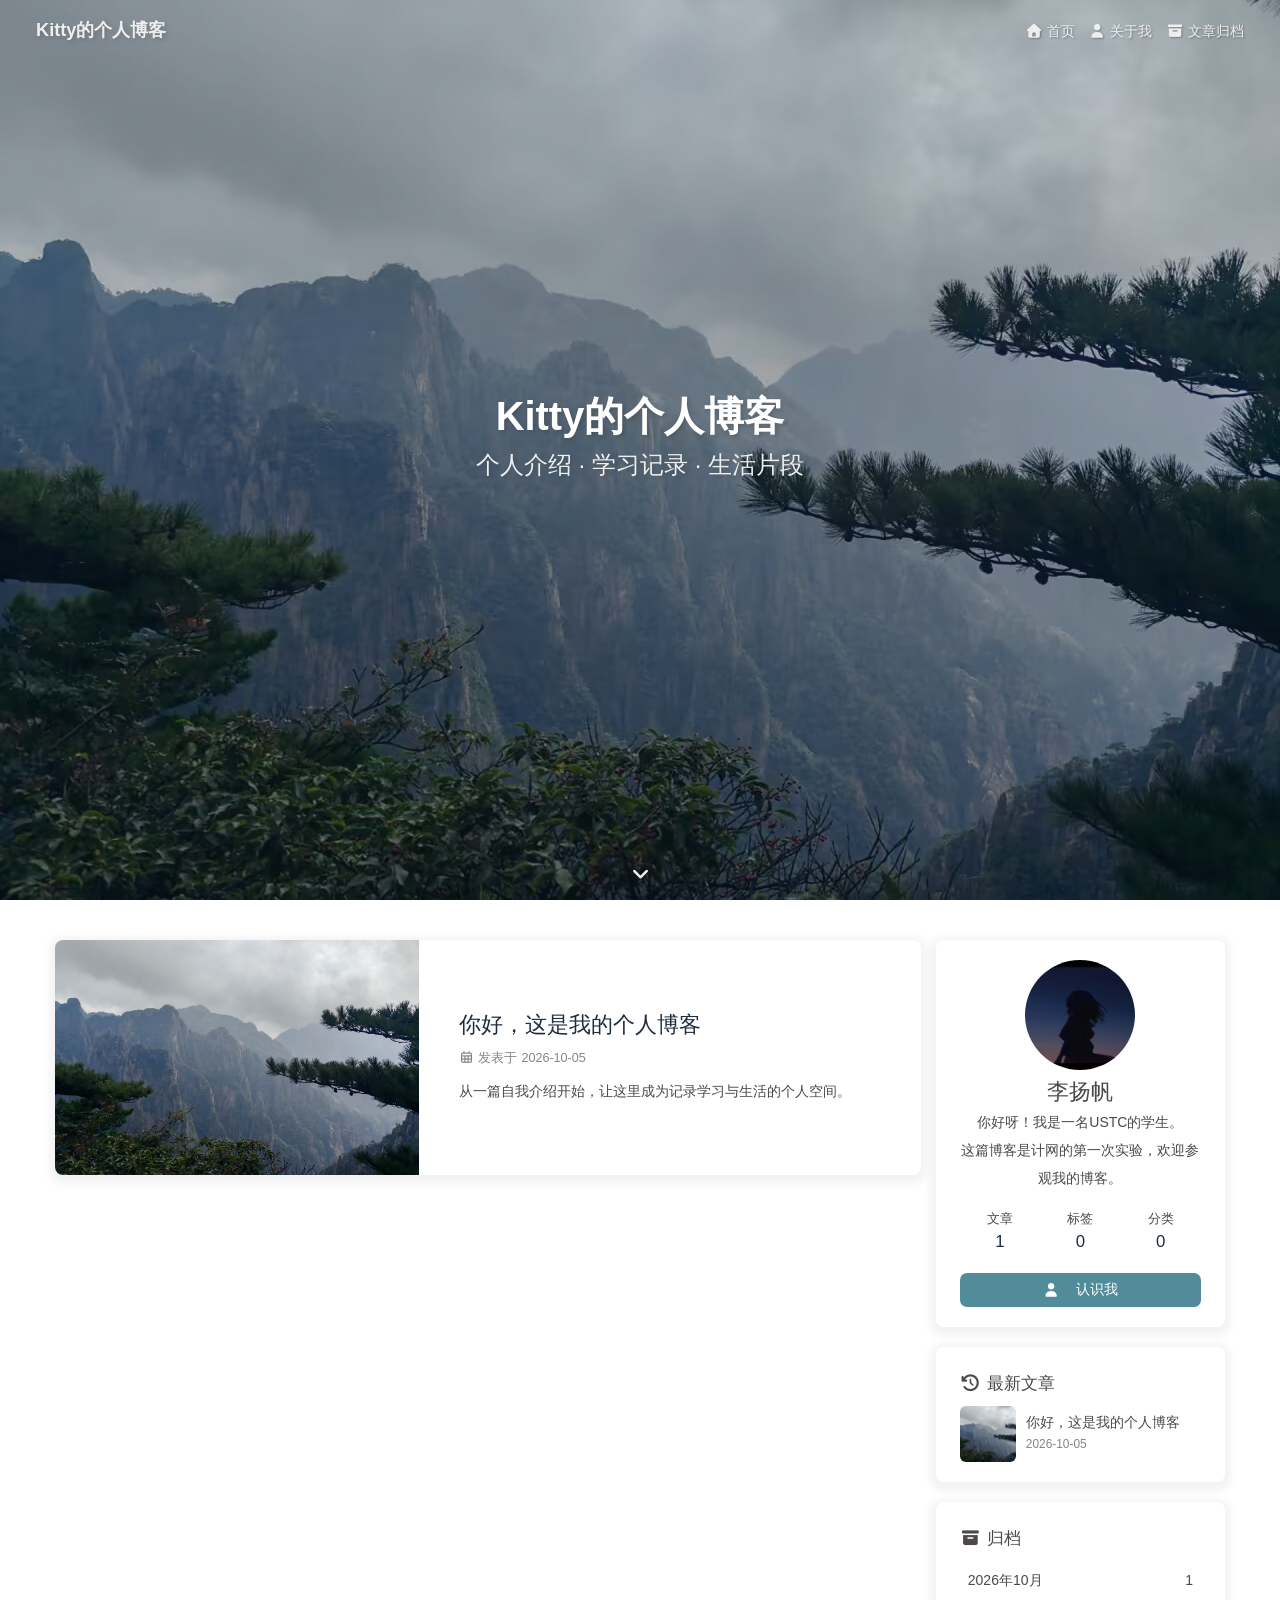
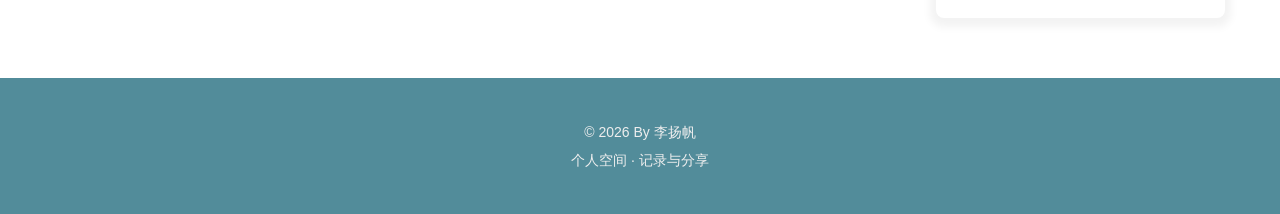
<file: index.html>
<!DOCTYPE html><html lang="zh-CN" data-theme="light"><head><meta charset="UTF-8"><meta http-equiv="X-UA-Compatible" content="IE=edge"><meta name="viewport" content="width=device-width, initial-scale=1.0,viewport-fit=cover"><title>Kitty的个人博客 - 在这里，慢慢认识我</title><meta name="author" content="李扬帆"><meta name="copyright" content="李扬帆"><meta name="format-detection" content="telephone=no"><meta name="theme-color" content="#ffffff"><meta name="description" content="个人介绍、学习记录与生活片段">
<meta property="og:type" content="website">
<meta property="og:title" content="Kitty的个人博客">
<meta property="og:url" content="https://liyangfan210107.github.io/index.html">
<meta property="og:site_name" content="Kitty的个人博客">
<meta property="og:description" content="个人介绍、学习记录与生活片段">
<meta property="og:locale" content="zh_CN">
<meta property="og:image" content="https://liyangfan210107.github.io/images/my_avatar.png">
<meta property="article:author" content="李扬帆">
<meta name="twitter:card" content="summary">
<meta name="twitter:image" content="https://liyangfan210107.github.io/images/my_avatar.png"><script type="application/ld+json">{
  "@context": "https://schema.org",
  "@type": "WebSite",
  "name": "Kitty的个人博客",
  "alternateName": [
    "在这里，慢慢认识我",
    "liyangfan210107.github.io"
  ],
  "url": "https://liyangfan210107.github.io/"
}</script><link rel="shortcut icon" href="/images/my_avatar.png"><link rel="canonical" href="https://liyangfan210107.github.io/index.html"><link rel="preconnect" href="//cdn.jsdelivr.net"/><link rel="stylesheet" href="/css/index.css?v=5.7.0"><link rel="stylesheet" href="/vendor/fontawesome/css/all.min.css"><script>
    (() => {
      
    const saveToLocal = {
      set: (key, value, ttl) => {
        const data = { value }

        if (ttl != null) {
          data.expiry = Date.now() + ttl * 86400000
        }

        localStorage.setItem(key, JSON.stringify(data))
      },
      get: key => {
        const itemStr = localStorage.getItem(key)
        if (!itemStr) return

        try {
          const data = JSON.parse(itemStr)

          if (data.expiry && Date.now() > data.expiry) {
            localStorage.removeItem(key)
            return
          }

          return data.value
        } catch {
          localStorage.removeItem(key)
        }
      }
    }

    const scriptCache = new Map()
    const cssCache = new Map()
    window.btf = {
      saveToLocal,
      getScript: (url, attr = {}) => {
        if (scriptCache.has(url)) {
          return scriptCache.get(url)
        }

        const promise = new Promise((resolve, reject) => {
          const script = document.createElement('script')

          script.src = url
          script.async = true

          for (const key in attr) {
            script.setAttribute(key, attr[key])
          }

          script.onload = resolve
          script.onerror = reject

          document.head.appendChild(script)
        })

        scriptCache.set(url, promise)

        return promise
      },
      getCSS: (url, id) => {
        if (cssCache.has(url)) {
          return cssCache.get(url)
        }

        const promise = new Promise((resolve, reject) => {
          const link = document.createElement('link')

          link.rel = 'stylesheet'
          link.href = url

          if (id) {
            link.id = id
          }

          link.onload = resolve
          link.onerror = reject

          document.head.appendChild(link)
        })

        cssCache.set(url, promise)

        return promise
      },
      addGlobalFn: (key, fn, name = false, parent = window) => {
        if (!false && key.startsWith('pjax')) return
        const globalFn = parent.globalFn || {}
        globalFn[key] = globalFn[key] || {}
        globalFn[key][name || Object.keys(globalFn[key]).length] = fn
        parent.globalFn = globalFn
      }
    }
  
      
      
      const asideStatus = saveToLocal.get('aside-status')
      if (asideStatus !== undefined) {
        document.documentElement.classList.toggle('hide-aside', asideStatus === 'hide')
      }
    
      
    const detectApple = () => {
      if (/iPad|iPhone|iPod|Macintosh/.test(navigator.userAgent)) {
        document.documentElement.classList.add('apple')
      }
    }
    detectApple()
  
    })()
  </script><script>const GLOBAL_CONFIG = {
  root: '/',
  algolia: undefined,
  localSearch: undefined,
  translate: undefined,
  highlight: {"plugin":"highlight.js","highlightCopy":true,"highlightLang":true,"highlightHeightLimit":false,"highlightFullpage":false,"highlightMacStyle":false},
  copy: {
    success: '复制成功',
    error: '复制失败',
    noSupport: '浏览器不支持'
  },
  relativeDate: {
    homepage: false,
    post: false
  },
  runtime: '',
  dateSuffix: {
    just: '刚刚',
    min: '分钟前',
    hour: '小时前',
    day: '天前',
    month: '个月前'
  },
  copyright: undefined,
  lightbox: 'null',
  Snackbar: undefined,
  infinitegrid: {
    js: 'https://cdn.jsdelivr.net/npm/@egjs/infinitegrid@4.13.0/dist/infinitegrid.min.js',
    buttonText: '加载更多'
  },
  isPhotoFigcaption: false,
  islazyloadPlugin: false,
  isAnchor: false,
  percent: {
    toc: true,
    rightside: false,
  },
  autoDarkmode: false
}</script><script id="config-diff">var GLOBAL_CONFIG_SITE = {
  title: 'Kitty的个人博客',
  isHighlightShrink: false,
  isToc: false,
  pageType: 'home'
}</script><link rel="stylesheet" href="/css/custom.css"><meta name="generator" content="Hexo 8.1.2"></head><body><div id="sidebar"><div id="menu-mask"></div><div id="sidebar-menus"><div class="avatar-img text-center"><img src="/images/my_avatar.png" onerror="this.onerror=null;this.src='/img/friend_404.gif'" alt="avatar"/></div><div class="site-data text-center"><a href="/archives/"><div class="headline">文章</div><div class="length-num">1</div></a><a href="/tags/"><div class="headline">标签</div><div class="length-num">0</div></a><a href="/categories/"><div class="headline">分类</div><div class="length-num">0</div></a></div><div class="menus_items"><div class="menus_item"><a class="site-page" href="/"><i class="fa-fw fas fa-home"></i><span> 首页</span></a></div><div class="menus_item"><a class="site-page" href="/about/"><i class="fa-fw fas fa-user"></i><span> 关于我</span></a></div><div class="menus_item"><a class="site-page" href="/archives/"><i class="fa-fw fas fa-archive"></i><span> 文章归档</span></a></div></div></div></div><div class="page" id="body-wrap"><header class="full_page" id="page-header" style="background-image: url(/images/landscape.jpg);"><nav id="nav"><span id="blog-info"><a class="nav-site-title" href="/"><span class="site-name">Kitty的个人博客</span></a></span><div id="menus"><div class="menus_items"><div class="menus_item"><a class="site-page" href="/"><i class="fa-fw fas fa-home"></i><span> 首页</span></a></div><div class="menus_item"><a class="site-page" href="/about/"><i class="fa-fw fas fa-user"></i><span> 关于我</span></a></div><div class="menus_item"><a class="site-page" href="/archives/"><i class="fa-fw fas fa-archive"></i><span> 文章归档</span></a></div></div><div id="toggle-menu"><span class="site-page"><i class="fas fa-bars fa-fw"></i></span></div></div></nav><div id="site-info"><h1 id="site-title">Kitty的个人博客</h1><div id="site-subtitle"><span id="subtitle"></span></div><div id="site_social_icons"></div></div><div id="scroll-down"><i class="fas fa-angle-down scroll-down-effects"></i></div></header><main class="layout" id="content-inner"><div class="recent-posts nc" id="recent-posts"><div class="recent-post-items"><div class="recent-post-item"><div class="post_cover left"><a href="/posts/hello/" title="你好，这是我的个人博客"><img class="post-bg" src="/images/landscape.jpg" onerror="this.onerror=null;this.src='/img/404.jpg'" alt="你好，这是我的个人博客"></a></div><div class="recent-post-info"><a class="article-title" href="/posts/hello/" title="你好，这是我的个人博客">你好，这是我的个人博客</a><div class="article-meta-wrap"><span class="post-meta-date"><i class="far fa-calendar-alt"></i><span class="article-meta-label">发表于</span><time datetime="2026-10-05T02:00:00.000Z" title="发表于 2026-10-05 10:00:00">2026-10-05</time></span></div><div class="content">从一篇自我介绍开始，让这里成为记录学习与生活的个人空间。</div></div></div></div></div><div class="aside-content" id="aside-content"><div class="card-widget card-info text-center"><div class="avatar-img"><img src="/images/my_avatar.png" onerror="this.onerror=null;this.src='/img/friend_404.gif'" alt="avatar"/></div><div class="author-info-name">李扬帆</div><div class="author-info-description">你好呀！我是一名USTC的学生。<br>这篇博客是计网的第一次实验，欢迎参观我的博客。</div><div class="site-data"><a href="/archives/"><div class="headline">文章</div><div class="length-num">1</div></a><a href="/tags/"><div class="headline">标签</div><div class="length-num">0</div></a><a href="/categories/"><div class="headline">分类</div><div class="length-num">0</div></a></div><a id="card-info-btn" href="/about/"><i class="fas fa-user"></i><span>认识我</span></a><div class="card-info-social-icons"></div></div><div class="sticky_layout"><div class="card-widget card-recent-post"><div class="item-headline"><i class="fas fa-history"></i><span>最新文章</span></div><div class="aside-list"><div class="aside-list-item"><a class="thumbnail" href="/posts/hello/" title="你好，这是我的个人博客"><img src="/images/landscape.jpg" onerror="this.onerror=null;this.src='/img/404.jpg'" alt="你好，这是我的个人博客"/></a><div class="content"><a class="title" href="/posts/hello/" title="你好，这是我的个人博客">你好，这是我的个人博客</a><time datetime="2026-10-05T02:00:00.000Z" title="发表于 2026-10-05 10:00:00">2026-10-05</time></div></div></div></div><div class="card-widget card-archives">
    <div class="item-headline"><i class="fas fa-archive"></i><span>归档</span></div>
  
    <ul class="card-archive-list">
      
        <li class="card-archive-list-item">
          <a class="card-archive-list-link" href="/archives/2026/10/">
            <span class="card-archive-list-date">
              2026年10月
            </span>
            <span class="card-archive-list-count">1</span>
          </a>
        </li>
      
    </ul>
  </div></div></div></main><footer id="footer"><div class="footer-other"><div class="footer-copyright"><span class="copyright">&copy;&nbsp;2026 By 李扬帆</span></div><div class="footer_custom_text">个人空间 · 记录与分享</div></div></footer></div><div id="rightside"><div id="rightside-config-hide"><button id="hide-aside-btn" type="button" title="单栏和双栏切换"><i class="fas fa-arrows-alt-h"></i></button></div><div id="rightside-config-show"><button id="go-up" type="button" title="回到顶部"><span class="scroll-percent"></span><i class="fas fa-arrow-up"></i></button></div></div><div><script src="/js/utils.js?v=5.7.0"></script><script src="/js/main.js?v=5.7.0"></script><div class="js-pjax"><script>window.typedJSFn = {
  init: str => {
    window.typed = new Typed('#subtitle', Object.assign({
      strings: str,
      startDelay: 300,
      typeSpeed: 150,
      loop: true,
      backSpeed: 50,
    }, null))
  },
  run: subtitleType => {
    if (false) {
      if (typeof Typed === 'function') {
        subtitleType()
      } else {
        btf.getScript('https://cdn.jsdelivr.net/npm/typed.js@3.0.0/dist/typed.umd.min.js').then(subtitleType)
      }
    } else {
      subtitleType()
    }
  },
  processSubtitle: (content, extraContents = []) => {
    if (false) {
      const sub = ["个人介绍 · 学习记录 · 生活片段"].slice()

      if (extraContents.length > 0) {
        sub.unshift(...extraContents)
      }

      if (typeof content === 'string') {
        sub.unshift(content)
      } else if (Array.isArray(content)) {
        sub.unshift(...content)
      }

      sub.length > 0 && typedJSFn.init(sub)
    } else {
      document.getElementById('subtitle').textContent = typeof content === 'string' ? content :
        (Array.isArray(content) && content.length > 0 ? content[0] : '')
    }
  }
}
btf.addGlobalFn('pjaxSendOnce', () => { typed && typed.destroy() }, 'typedDestroy')
</script><script>function subtitleType () {
  typedJSFn.processSubtitle(["个人介绍 · 学习记录 · 生活片段"])
}
typedJSFn.run(subtitleType)</script></div></div></body></html>
</file>
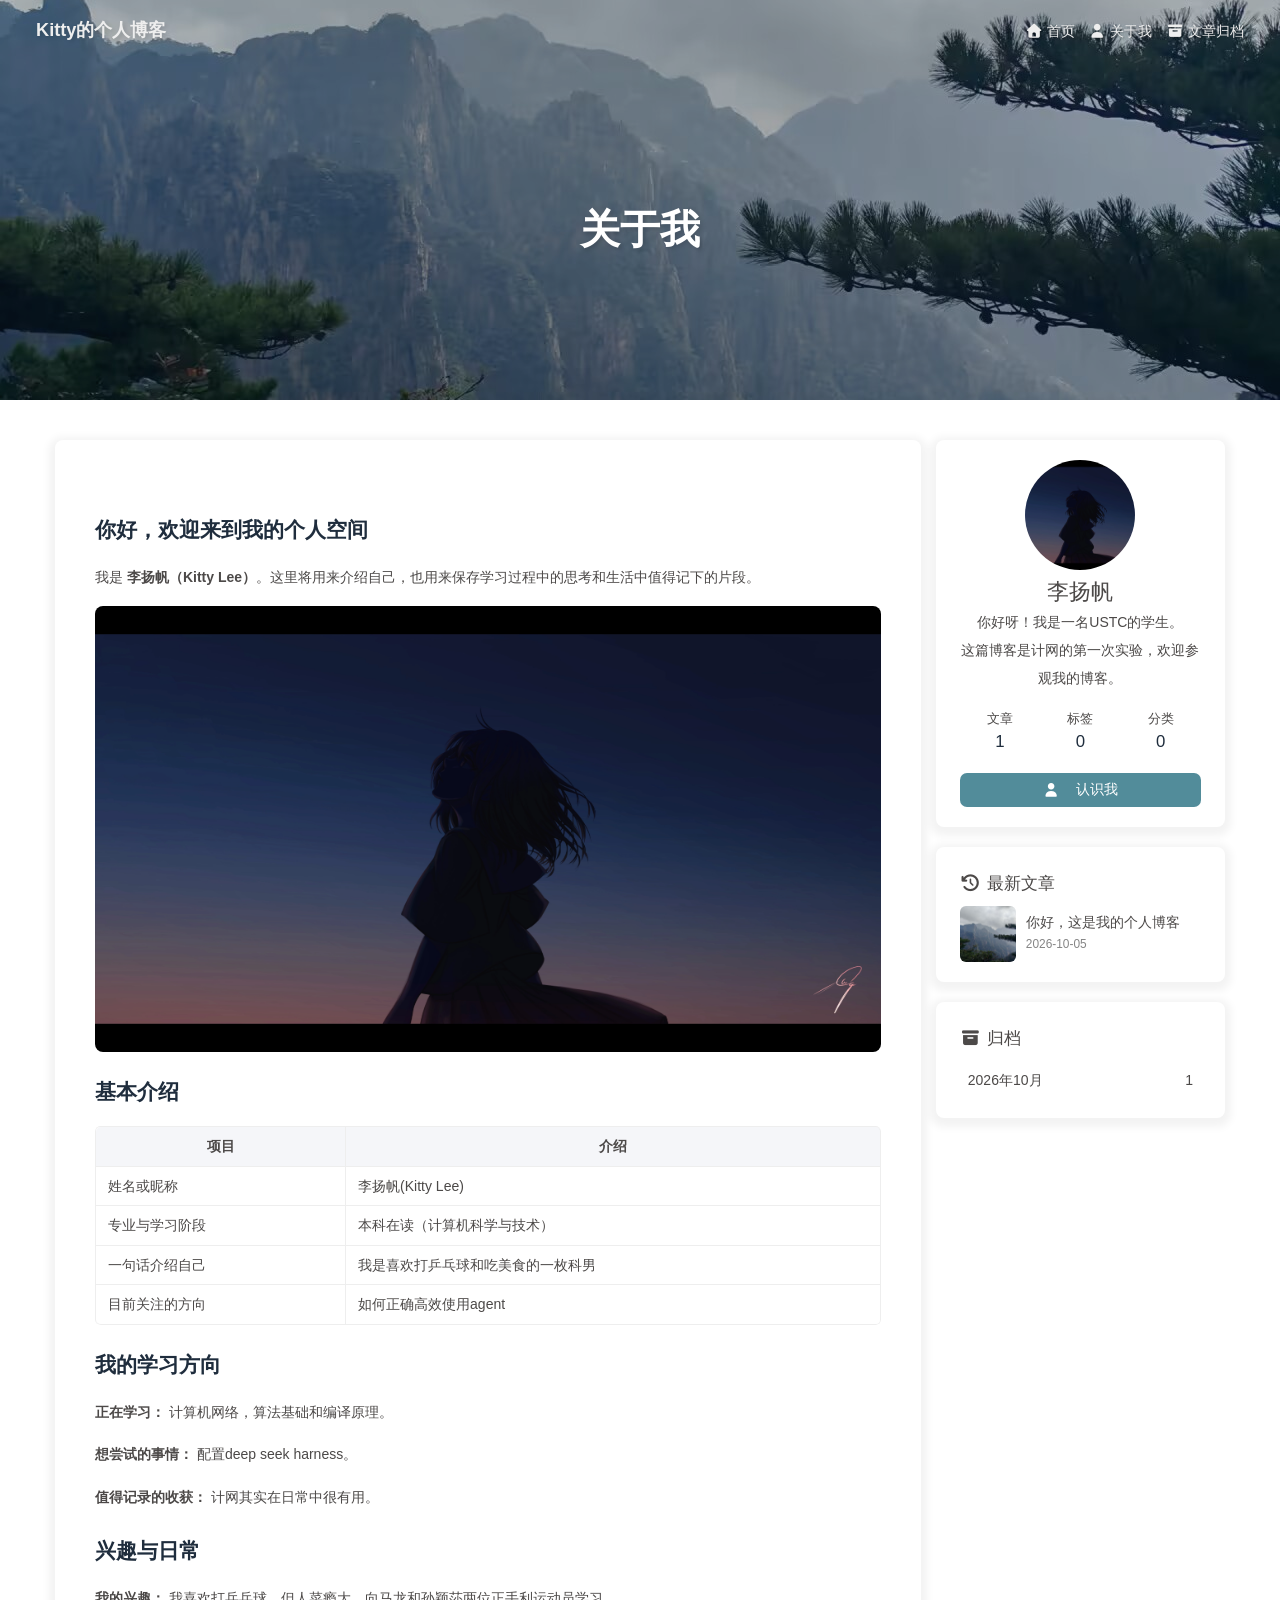
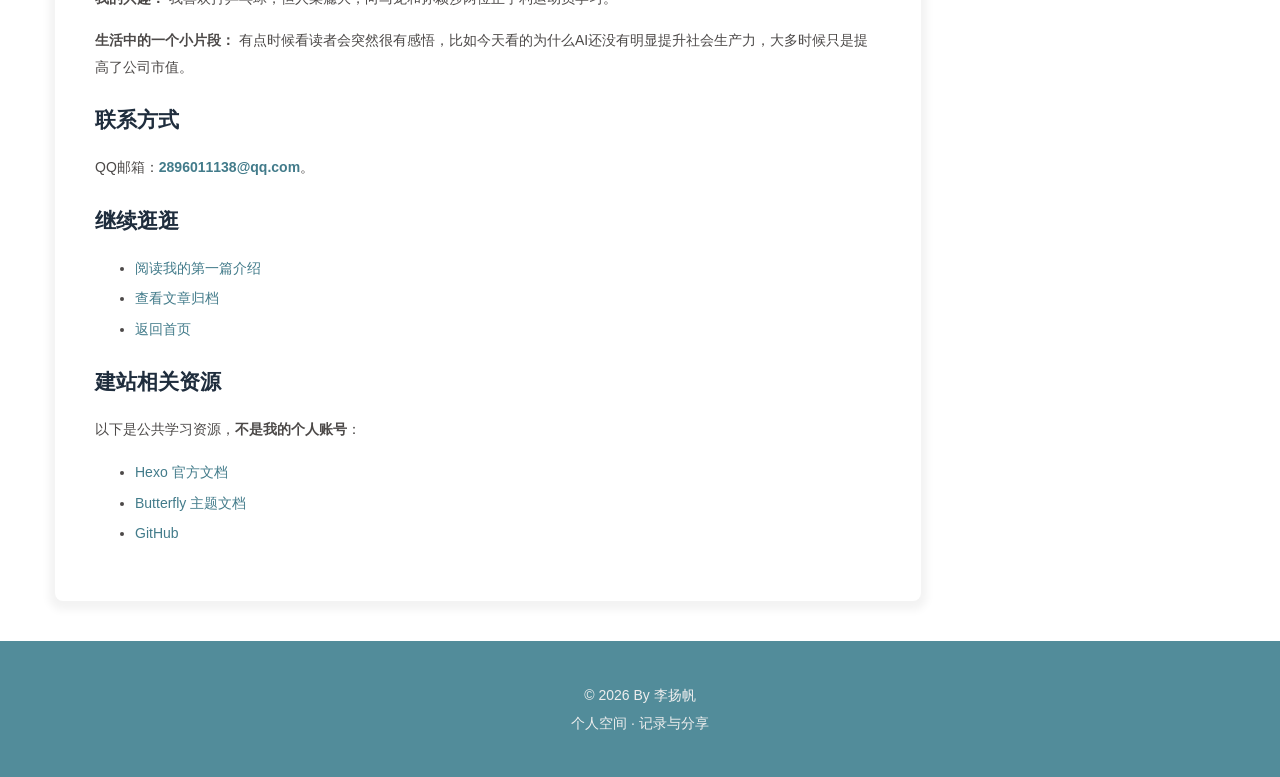
<file: about/index.html>
<!DOCTYPE html><html lang="zh-CN" data-theme="light"><head><meta charset="UTF-8"><meta http-equiv="X-UA-Compatible" content="IE=edge"><meta name="viewport" content="width=device-width, initial-scale=1.0,viewport-fit=cover"><title>关于我 | Kitty的个人博客</title><meta name="author" content="李扬帆"><meta name="copyright" content="李扬帆"><meta name="format-detection" content="telephone=no"><meta name="theme-color" content="#ffffff"><meta name="description" content="你好，欢迎来到我的个人空间我是 李扬帆（Kitty Lee）。这里将用来介绍自己，也用来保存学习过程中的思考和生活中值得记下的片段。  基本介绍   项目 介绍    姓名或昵称 李扬帆(Kitty Lee)   专业与学习阶段 本科在读（计算机科学与技术）   一句话介绍自己 我是喜欢打乒乓球和吃美食的一枚科男   目前关注的方向 如何正确高效使用agent   我的学习方向正在学习： 计算机网">
<meta property="og:type" content="website">
<meta property="og:title" content="关于我">
<meta property="og:url" content="https://liyangfan210107.github.io/about/index.html">
<meta property="og:site_name" content="Kitty的个人博客">
<meta property="og:description" content="你好，欢迎来到我的个人空间我是 李扬帆（Kitty Lee）。这里将用来介绍自己，也用来保存学习过程中的思考和生活中值得记下的片段。  基本介绍   项目 介绍    姓名或昵称 李扬帆(Kitty Lee)   专业与学习阶段 本科在读（计算机科学与技术）   一句话介绍自己 我是喜欢打乒乓球和吃美食的一枚科男   目前关注的方向 如何正确高效使用agent   我的学习方向正在学习： 计算机网">
<meta property="og:locale" content="zh_CN">
<meta property="og:image" content="https://liyangfan210107.github.io/images/my_avatar.png">
<meta property="article:published_time" content="2026-10-05T02:00:00.000Z">
<meta property="article:modified_time" content="2026-10-05T16:37:09.193Z">
<meta property="article:author" content="李扬帆">
<meta name="twitter:card" content="summary">
<meta name="twitter:image" content="https://liyangfan210107.github.io/images/my_avatar.png"><script type="application/ld+json"></script><link rel="shortcut icon" href="/images/my_avatar.png"><link rel="canonical" href="https://liyangfan210107.github.io/about/index.html"><link rel="preconnect" href="//cdn.jsdelivr.net"/><link rel="stylesheet" href="/css/index.css?v=5.7.0"><link rel="stylesheet" href="/vendor/fontawesome/css/all.min.css"><script>
    (() => {
      
    const saveToLocal = {
      set: (key, value, ttl) => {
        const data = { value }

        if (ttl != null) {
          data.expiry = Date.now() + ttl * 86400000
        }

        localStorage.setItem(key, JSON.stringify(data))
      },
      get: key => {
        const itemStr = localStorage.getItem(key)
        if (!itemStr) return

        try {
          const data = JSON.parse(itemStr)

          if (data.expiry && Date.now() > data.expiry) {
            localStorage.removeItem(key)
            return
          }

          return data.value
        } catch {
          localStorage.removeItem(key)
        }
      }
    }

    const scriptCache = new Map()
    const cssCache = new Map()
    window.btf = {
      saveToLocal,
      getScript: (url, attr = {}) => {
        if (scriptCache.has(url)) {
          return scriptCache.get(url)
        }

        const promise = new Promise((resolve, reject) => {
          const script = document.createElement('script')

          script.src = url
          script.async = true

          for (const key in attr) {
            script.setAttribute(key, attr[key])
          }

          script.onload = resolve
          script.onerror = reject

          document.head.appendChild(script)
        })

        scriptCache.set(url, promise)

        return promise
      },
      getCSS: (url, id) => {
        if (cssCache.has(url)) {
          return cssCache.get(url)
        }

        const promise = new Promise((resolve, reject) => {
          const link = document.createElement('link')

          link.rel = 'stylesheet'
          link.href = url

          if (id) {
            link.id = id
          }

          link.onload = resolve
          link.onerror = reject

          document.head.appendChild(link)
        })

        cssCache.set(url, promise)

        return promise
      },
      addGlobalFn: (key, fn, name = false, parent = window) => {
        if (!false && key.startsWith('pjax')) return
        const globalFn = parent.globalFn || {}
        globalFn[key] = globalFn[key] || {}
        globalFn[key][name || Object.keys(globalFn[key]).length] = fn
        parent.globalFn = globalFn
      }
    }
  
      
      
      const asideStatus = saveToLocal.get('aside-status')
      if (asideStatus !== undefined) {
        document.documentElement.classList.toggle('hide-aside', asideStatus === 'hide')
      }
    
      
    const detectApple = () => {
      if (/iPad|iPhone|iPod|Macintosh/.test(navigator.userAgent)) {
        document.documentElement.classList.add('apple')
      }
    }
    detectApple()
  
    })()
  </script><script>const GLOBAL_CONFIG = {
  root: '/',
  algolia: undefined,
  localSearch: undefined,
  translate: undefined,
  highlight: {"plugin":"highlight.js","highlightCopy":true,"highlightLang":true,"highlightHeightLimit":false,"highlightFullpage":false,"highlightMacStyle":false},
  copy: {
    success: '复制成功',
    error: '复制失败',
    noSupport: '浏览器不支持'
  },
  relativeDate: {
    homepage: false,
    post: false
  },
  runtime: '',
  dateSuffix: {
    just: '刚刚',
    min: '分钟前',
    hour: '小时前',
    day: '天前',
    month: '个月前'
  },
  copyright: undefined,
  lightbox: 'null',
  Snackbar: undefined,
  infinitegrid: {
    js: 'https://cdn.jsdelivr.net/npm/@egjs/infinitegrid@4.13.0/dist/infinitegrid.min.js',
    buttonText: '加载更多'
  },
  isPhotoFigcaption: false,
  islazyloadPlugin: false,
  isAnchor: false,
  percent: {
    toc: true,
    rightside: false,
  },
  autoDarkmode: false
}</script><script id="config-diff">var GLOBAL_CONFIG_SITE = {
  title: '关于我',
  isHighlightShrink: false,
  isToc: false,
  pageType: 'page'
}</script><link rel="stylesheet" href="/css/custom.css"><meta name="generator" content="Hexo 8.1.2"></head><body><div id="sidebar"><div id="menu-mask"></div><div id="sidebar-menus"><div class="avatar-img text-center"><img src="/images/my_avatar.png" onerror="this.onerror=null;this.src='/img/friend_404.gif'" alt="avatar"/></div><div class="site-data text-center"><a href="/archives/"><div class="headline">文章</div><div class="length-num">1</div></a><a href="/tags/"><div class="headline">标签</div><div class="length-num">0</div></a><a href="/categories/"><div class="headline">分类</div><div class="length-num">0</div></a></div><div class="menus_items"><div class="menus_item"><a class="site-page" href="/"><i class="fa-fw fas fa-home"></i><span> 首页</span></a></div><div class="menus_item"><a class="site-page" href="/about/"><i class="fa-fw fas fa-user"></i><span> 关于我</span></a></div><div class="menus_item"><a class="site-page" href="/archives/"><i class="fa-fw fas fa-archive"></i><span> 文章归档</span></a></div></div></div></div><div class="page type-about" id="body-wrap"><header class="not-home-page" id="page-header" style="background-image: url(/images/landscape.jpg);"><nav id="nav"><span id="blog-info"><a class="nav-site-title" href="/"><span class="site-name">Kitty的个人博客</span></a></span><div id="menus"><div class="menus_items"><div class="menus_item"><a class="site-page" href="/"><i class="fa-fw fas fa-home"></i><span> 首页</span></a></div><div class="menus_item"><a class="site-page" href="/about/"><i class="fa-fw fas fa-user"></i><span> 关于我</span></a></div><div class="menus_item"><a class="site-page" href="/archives/"><i class="fa-fw fas fa-archive"></i><span> 文章归档</span></a></div></div><div id="toggle-menu"><span class="site-page"><i class="fas fa-bars fa-fw"></i></span></div></div></nav><div id="page-site-info"><h1 id="site-title">关于我</h1></div></header><main class="layout" id="content-inner"><div id="page"><div class="container" id="article-container"><h2 id="你好，欢迎来到我的个人空间"><a href="#你好，欢迎来到我的个人空间" class="headerlink" title="你好，欢迎来到我的个人空间"></a>你好，欢迎来到我的个人空间</h2><p>我是 <strong>李扬帆（Kitty Lee）</strong>。这里将用来介绍自己，也用来保存学习过程中的思考和生活中值得记下的片段。</p>
<p><img src="/images/my_avatar.png" alt="喜欢的背影照"></p>
<h2 id="基本介绍"><a href="#基本介绍" class="headerlink" title="基本介绍"></a>基本介绍</h2><table>
<thead>
<tr>
<th>项目</th>
<th>介绍</th>
</tr>
</thead>
<tbody><tr>
<td>姓名或昵称</td>
<td>李扬帆(Kitty Lee)</td>
</tr>
<tr>
<td>专业与学习阶段</td>
<td>本科在读（计算机科学与技术）</td>
</tr>
<tr>
<td>一句话介绍自己</td>
<td>我是喜欢打乒乓球和吃美食的一枚科男</td>
</tr>
<tr>
<td>目前关注的方向</td>
<td>如何正确高效使用agent</td>
</tr>
</tbody></table>
<h2 id="我的学习方向"><a href="#我的学习方向" class="headerlink" title="我的学习方向"></a>我的学习方向</h2><p><strong>正在学习：</strong> 计算机网络，算法基础和编译原理。</p>
<p><strong>想尝试的事情：</strong> 配置deep seek harness。</p>
<p><strong>值得记录的收获：</strong> 计网其实在日常中很有用。</p>
<h2 id="兴趣与日常"><a href="#兴趣与日常" class="headerlink" title="兴趣与日常"></a>兴趣与日常</h2><p><strong>我的兴趣：</strong> 我喜欢打乒乓球，但人菜瘾大，向马龙和孙颖莎两位正手利运动员学习。</p>
<p><strong>生活中的一个小片段：</strong> 有点时候看读者会突然很有感悟，比如今天看的为什么AI还没有明显提升社会生产力，大多时候只是提高了公司市值。</p>
<h2 id="联系方式"><a href="#联系方式" class="headerlink" title="联系方式"></a>联系方式</h2><p>QQ邮箱：<strong><a href="mailto:&#x32;&#56;&#x39;&#54;&#48;&#x31;&#x31;&#49;&#x33;&#56;&#64;&#113;&#113;&#x2e;&#x63;&#x6f;&#x6d;">2896011138@qq.com</a></strong>。</p>
<h2 id="继续逛逛"><a href="#继续逛逛" class="headerlink" title="继续逛逛"></a>继续逛逛</h2><ul>
<li><a href="/posts/hello/">阅读我的第一篇介绍</a></li>
<li><a href="/archives/">查看文章归档</a></li>
<li><a href="/">返回首页</a></li>
</ul>
<h2 id="建站相关资源"><a href="#建站相关资源" class="headerlink" title="建站相关资源"></a>建站相关资源</h2><p>以下是公共学习资源，<strong>不是我的个人账号</strong>：</p>
<ul>
<li><a target="_blank" rel="noopener" href="https://hexo.io/zh-cn/docs/">Hexo 官方文档</a></li>
<li><a target="_blank" rel="noopener" href="https://butterfly.js.org/">Butterfly 主题文档</a></li>
<li><a target="_blank" rel="noopener" href="https://github.com/">GitHub</a></li>
</ul>
</div></div><div class="aside-content" id="aside-content"><div class="card-widget card-info text-center"><div class="avatar-img"><img src="/images/my_avatar.png" onerror="this.onerror=null;this.src='/img/friend_404.gif'" alt="avatar"/></div><div class="author-info-name">李扬帆</div><div class="author-info-description">你好呀！我是一名USTC的学生。<br>这篇博客是计网的第一次实验，欢迎参观我的博客。</div><div class="site-data"><a href="/archives/"><div class="headline">文章</div><div class="length-num">1</div></a><a href="/tags/"><div class="headline">标签</div><div class="length-num">0</div></a><a href="/categories/"><div class="headline">分类</div><div class="length-num">0</div></a></div><a id="card-info-btn" href="/about/"><i class="fas fa-user"></i><span>认识我</span></a><div class="card-info-social-icons"></div></div><div class="sticky_layout"><div class="card-widget card-recent-post"><div class="item-headline"><i class="fas fa-history"></i><span>最新文章</span></div><div class="aside-list"><div class="aside-list-item"><a class="thumbnail" href="/posts/hello/" title="你好，这是我的个人博客"><img src="/images/landscape.jpg" onerror="this.onerror=null;this.src='/img/404.jpg'" alt="你好，这是我的个人博客"/></a><div class="content"><a class="title" href="/posts/hello/" title="你好，这是我的个人博客">你好，这是我的个人博客</a><time datetime="2026-10-05T02:00:00.000Z" title="发表于 2026-10-05 10:00:00">2026-10-05</time></div></div></div></div><div class="card-widget card-archives">
    <div class="item-headline"><i class="fas fa-archive"></i><span>归档</span></div>
  
    <ul class="card-archive-list">
      
        <li class="card-archive-list-item">
          <a class="card-archive-list-link" href="/archives/2026/10/">
            <span class="card-archive-list-date">
              2026年10月
            </span>
            <span class="card-archive-list-count">1</span>
          </a>
        </li>
      
    </ul>
  </div></div></div></main><footer id="footer"><div class="footer-other"><div class="footer-copyright"><span class="copyright">&copy;&nbsp;2026 By 李扬帆</span></div><div class="footer_custom_text">个人空间 · 记录与分享</div></div></footer></div><div id="rightside"><div id="rightside-config-hide"><button id="hide-aside-btn" type="button" title="单栏和双栏切换"><i class="fas fa-arrows-alt-h"></i></button></div><div id="rightside-config-show"><button id="go-up" type="button" title="回到顶部"><span class="scroll-percent"></span><i class="fas fa-arrow-up"></i></button></div></div><div><script src="/js/utils.js?v=5.7.0"></script><script src="/js/main.js?v=5.7.0"></script><div class="js-pjax"></div></div></body></html>
</file>
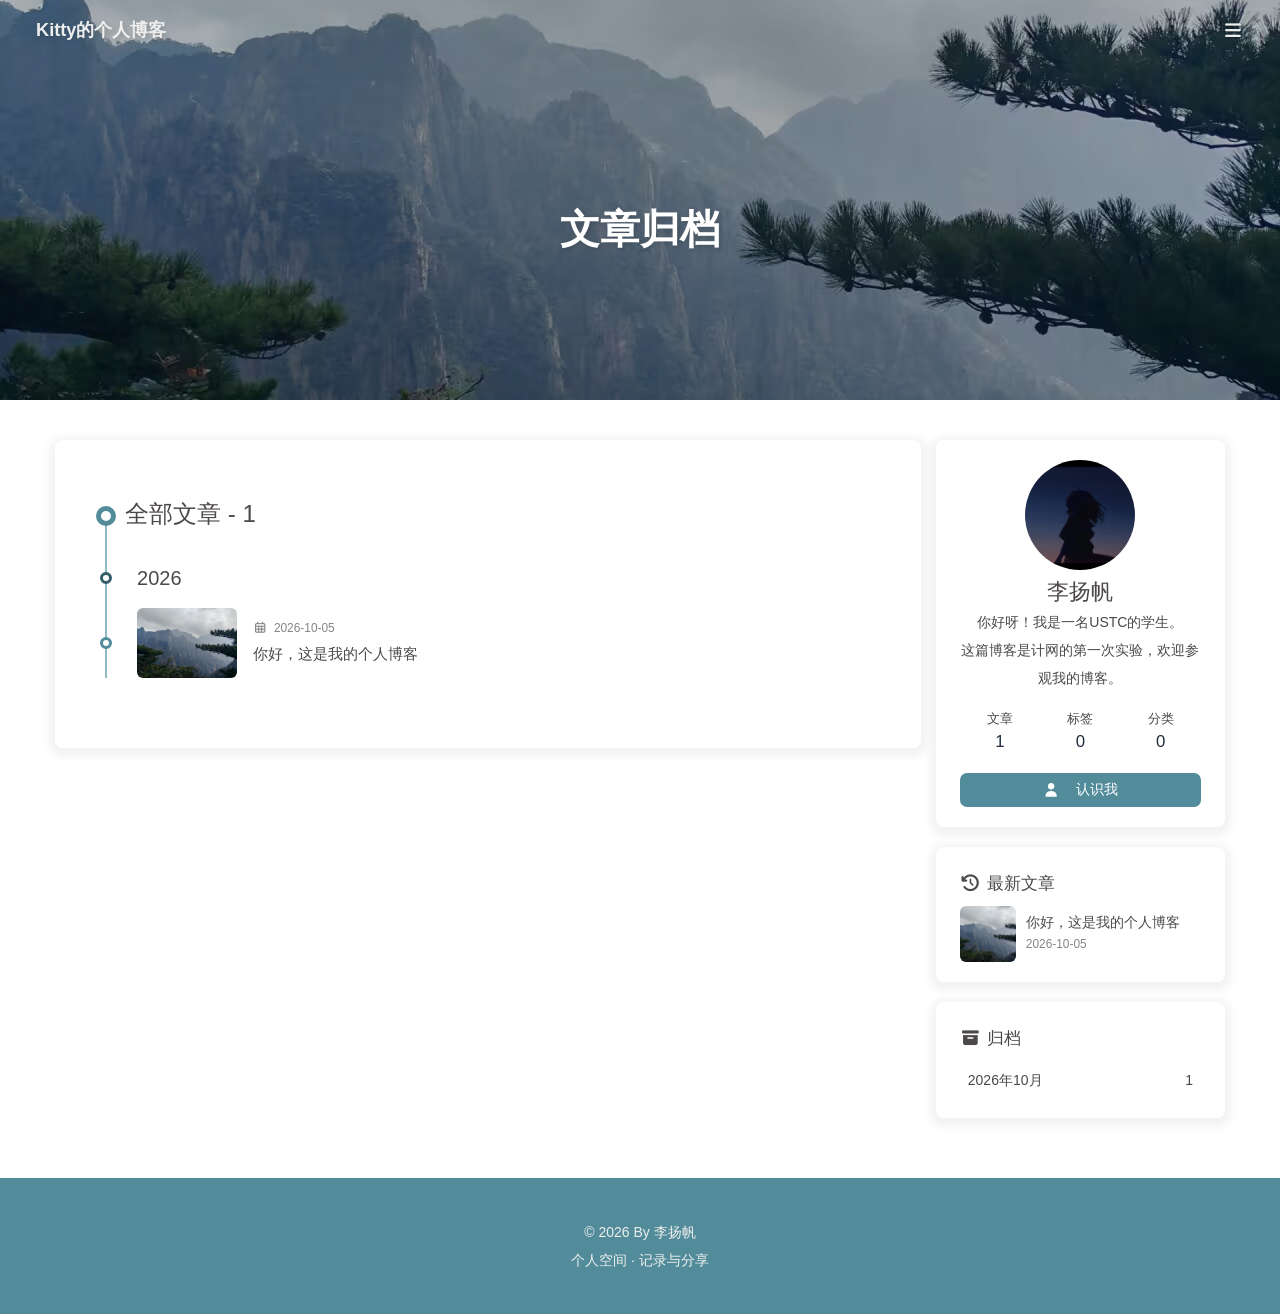
<file: archives/index.html>
<!DOCTYPE html><html lang="zh-CN" data-theme="light"><head><meta charset="UTF-8"><meta http-equiv="X-UA-Compatible" content="IE=edge"><meta name="viewport" content="width=device-width, initial-scale=1.0,viewport-fit=cover"><title>文章归档 | Kitty的个人博客</title><meta name="author" content="李扬帆"><meta name="copyright" content="李扬帆"><meta name="format-detection" content="telephone=no"><meta name="theme-color" content="#ffffff"><meta name="description" content="个人介绍、学习记录与生活片段">
<meta property="og:type" content="website">
<meta property="og:title" content="文章归档">
<meta property="og:url" content="https://liyangfan210107.github.io/archives/index.html">
<meta property="og:site_name" content="Kitty的个人博客">
<meta property="og:description" content="个人介绍、学习记录与生活片段">
<meta property="og:locale" content="zh_CN">
<meta property="og:image" content="https://liyangfan210107.github.io/images/my_avatar.png">
<meta property="article:author" content="李扬帆">
<meta name="twitter:card" content="summary">
<meta name="twitter:image" content="https://liyangfan210107.github.io/images/my_avatar.png"><script type="application/ld+json"></script><link rel="shortcut icon" href="/images/my_avatar.png"><link rel="canonical" href="https://liyangfan210107.github.io/archives/index.html"><link rel="preconnect" href="//cdn.jsdelivr.net"/><link rel="stylesheet" href="/css/index.css?v=5.7.0"><link rel="stylesheet" href="/vendor/fontawesome/css/all.min.css"><script>
    (() => {
      
    const saveToLocal = {
      set: (key, value, ttl) => {
        const data = { value }

        if (ttl != null) {
          data.expiry = Date.now() + ttl * 86400000
        }

        localStorage.setItem(key, JSON.stringify(data))
      },
      get: key => {
        const itemStr = localStorage.getItem(key)
        if (!itemStr) return

        try {
          const data = JSON.parse(itemStr)

          if (data.expiry && Date.now() > data.expiry) {
            localStorage.removeItem(key)
            return
          }

          return data.value
        } catch {
          localStorage.removeItem(key)
        }
      }
    }

    const scriptCache = new Map()
    const cssCache = new Map()
    window.btf = {
      saveToLocal,
      getScript: (url, attr = {}) => {
        if (scriptCache.has(url)) {
          return scriptCache.get(url)
        }

        const promise = new Promise((resolve, reject) => {
          const script = document.createElement('script')

          script.src = url
          script.async = true

          for (const key in attr) {
            script.setAttribute(key, attr[key])
          }

          script.onload = resolve
          script.onerror = reject

          document.head.appendChild(script)
        })

        scriptCache.set(url, promise)

        return promise
      },
      getCSS: (url, id) => {
        if (cssCache.has(url)) {
          return cssCache.get(url)
        }

        const promise = new Promise((resolve, reject) => {
          const link = document.createElement('link')

          link.rel = 'stylesheet'
          link.href = url

          if (id) {
            link.id = id
          }

          link.onload = resolve
          link.onerror = reject

          document.head.appendChild(link)
        })

        cssCache.set(url, promise)

        return promise
      },
      addGlobalFn: (key, fn, name = false, parent = window) => {
        if (!false && key.startsWith('pjax')) return
        const globalFn = parent.globalFn || {}
        globalFn[key] = globalFn[key] || {}
        globalFn[key][name || Object.keys(globalFn[key]).length] = fn
        parent.globalFn = globalFn
      }
    }
  
      
      
      const asideStatus = saveToLocal.get('aside-status')
      if (asideStatus !== undefined) {
        document.documentElement.classList.toggle('hide-aside', asideStatus === 'hide')
      }
    
      
    const detectApple = () => {
      if (/iPad|iPhone|iPod|Macintosh/.test(navigator.userAgent)) {
        document.documentElement.classList.add('apple')
      }
    }
    detectApple()
  
    })()
  </script><script>const GLOBAL_CONFIG = {
  root: '/',
  algolia: undefined,
  localSearch: undefined,
  translate: undefined,
  highlight: {"plugin":"highlight.js","highlightCopy":true,"highlightLang":true,"highlightHeightLimit":false,"highlightFullpage":false,"highlightMacStyle":false},
  copy: {
    success: '复制成功',
    error: '复制失败',
    noSupport: '浏览器不支持'
  },
  relativeDate: {
    homepage: false,
    post: false
  },
  runtime: '',
  dateSuffix: {
    just: '刚刚',
    min: '分钟前',
    hour: '小时前',
    day: '天前',
    month: '个月前'
  },
  copyright: undefined,
  lightbox: 'null',
  Snackbar: undefined,
  infinitegrid: {
    js: 'https://cdn.jsdelivr.net/npm/@egjs/infinitegrid@4.13.0/dist/infinitegrid.min.js',
    buttonText: '加载更多'
  },
  isPhotoFigcaption: false,
  islazyloadPlugin: false,
  isAnchor: false,
  percent: {
    toc: true,
    rightside: false,
  },
  autoDarkmode: false
}</script><script id="config-diff">var GLOBAL_CONFIG_SITE = {
  title: '文章归档',
  isHighlightShrink: false,
  isToc: false,
  pageType: 'archive'
}</script><link rel="stylesheet" href="/css/custom.css"><meta name="generator" content="Hexo 8.1.2"></head><body><div id="sidebar"><div id="menu-mask"></div><div id="sidebar-menus"><div class="avatar-img text-center"><img src="/images/my_avatar.png" onerror="this.onerror=null;this.src='/img/friend_404.gif'" alt="avatar"/></div><div class="site-data text-center"><a href="/archives/"><div class="headline">文章</div><div class="length-num">1</div></a><a href="/tags/"><div class="headline">标签</div><div class="length-num">0</div></a><a href="/categories/"><div class="headline">分类</div><div class="length-num">0</div></a></div><div class="menus_items"><div class="menus_item"><a class="site-page" href="/"><i class="fa-fw fas fa-home"></i><span> 首页</span></a></div><div class="menus_item"><a class="site-page" href="/about/"><i class="fa-fw fas fa-user"></i><span> 关于我</span></a></div><div class="menus_item"><a class="site-page" href="/archives/"><i class="fa-fw fas fa-archive"></i><span> 文章归档</span></a></div></div></div></div><div class="page" id="body-wrap"><header class="not-home-page" id="page-header" style="background-image: url(/images/landscape.jpg);"><nav id="nav"><span id="blog-info"><a class="nav-site-title" href="/"><span class="site-name">Kitty的个人博客</span></a></span><div id="menus"><div class="menus_items"><div class="menus_item"><a class="site-page" href="/"><i class="fa-fw fas fa-home"></i><span> 首页</span></a></div><div class="menus_item"><a class="site-page" href="/about/"><i class="fa-fw fas fa-user"></i><span> 关于我</span></a></div><div class="menus_item"><a class="site-page" href="/archives/"><i class="fa-fw fas fa-archive"></i><span> 文章归档</span></a></div></div><div id="toggle-menu"><span class="site-page"><i class="fas fa-bars fa-fw"></i></span></div></div></nav><div id="page-site-info"><h1 id="site-title">文章归档</h1></div></header><main class="layout" id="content-inner"><div id="archive"><div class="article-sort-title">全部文章 - 1</div><div class="article-sort"><div class="article-sort-item year">2026</div><div class="article-sort-item"><a class="article-sort-item-img" href="/posts/hello/" title="你好，这是我的个人博客"><img src="/images/landscape.jpg" alt="你好，这是我的个人博客" onerror="this.onerror=null;this.src='/img/404.jpg'"></a><div class="article-sort-item-info"><div class="article-sort-item-time"><i class="far fa-calendar-alt"></i><time class="post-meta-date-created" datetime="2026-10-05T02:00:00.000Z" title="发表于 2026-10-05 10:00:00">2026-10-05</time></div><a class="article-sort-item-title" href="/posts/hello/" title="你好，这是我的个人博客">你好，这是我的个人博客</a></div></div></div></div><div class="aside-content" id="aside-content"><div class="card-widget card-info text-center"><div class="avatar-img"><img src="/images/my_avatar.png" onerror="this.onerror=null;this.src='/img/friend_404.gif'" alt="avatar"/></div><div class="author-info-name">李扬帆</div><div class="author-info-description">你好呀！我是一名USTC的学生。<br>这篇博客是计网的第一次实验，欢迎参观我的博客。</div><div class="site-data"><a href="/archives/"><div class="headline">文章</div><div class="length-num">1</div></a><a href="/tags/"><div class="headline">标签</div><div class="length-num">0</div></a><a href="/categories/"><div class="headline">分类</div><div class="length-num">0</div></a></div><a id="card-info-btn" href="/about/"><i class="fas fa-user"></i><span>认识我</span></a><div class="card-info-social-icons"></div></div><div class="sticky_layout"><div class="card-widget card-recent-post"><div class="item-headline"><i class="fas fa-history"></i><span>最新文章</span></div><div class="aside-list"><div class="aside-list-item"><a class="thumbnail" href="/posts/hello/" title="你好，这是我的个人博客"><img src="/images/landscape.jpg" onerror="this.onerror=null;this.src='/img/404.jpg'" alt="你好，这是我的个人博客"/></a><div class="content"><a class="title" href="/posts/hello/" title="你好，这是我的个人博客">你好，这是我的个人博客</a><time datetime="2026-10-05T02:00:00.000Z" title="发表于 2026-10-05 10:00:00">2026-10-05</time></div></div></div></div><div class="card-widget card-archives">
    <div class="item-headline"><i class="fas fa-archive"></i><span>归档</span></div>
  
    <ul class="card-archive-list">
      
        <li class="card-archive-list-item">
          <a class="card-archive-list-link" href="/archives/2026/10/">
            <span class="card-archive-list-date">
              2026年10月
            </span>
            <span class="card-archive-list-count">1</span>
          </a>
        </li>
      
    </ul>
  </div></div></div></main><footer id="footer"><div class="footer-other"><div class="footer-copyright"><span class="copyright">&copy;&nbsp;2026 By 李扬帆</span></div><div class="footer_custom_text">个人空间 · 记录与分享</div></div></footer></div><div id="rightside"><div id="rightside-config-hide"><button id="hide-aside-btn" type="button" title="单栏和双栏切换"><i class="fas fa-arrows-alt-h"></i></button></div><div id="rightside-config-show"><button id="go-up" type="button" title="回到顶部"><span class="scroll-percent"></span><i class="fas fa-arrow-up"></i></button></div></div><div><script src="/js/utils.js?v=5.7.0"></script><script src="/js/main.js?v=5.7.0"></script><div class="js-pjax"></div></div></body></html>
</file>
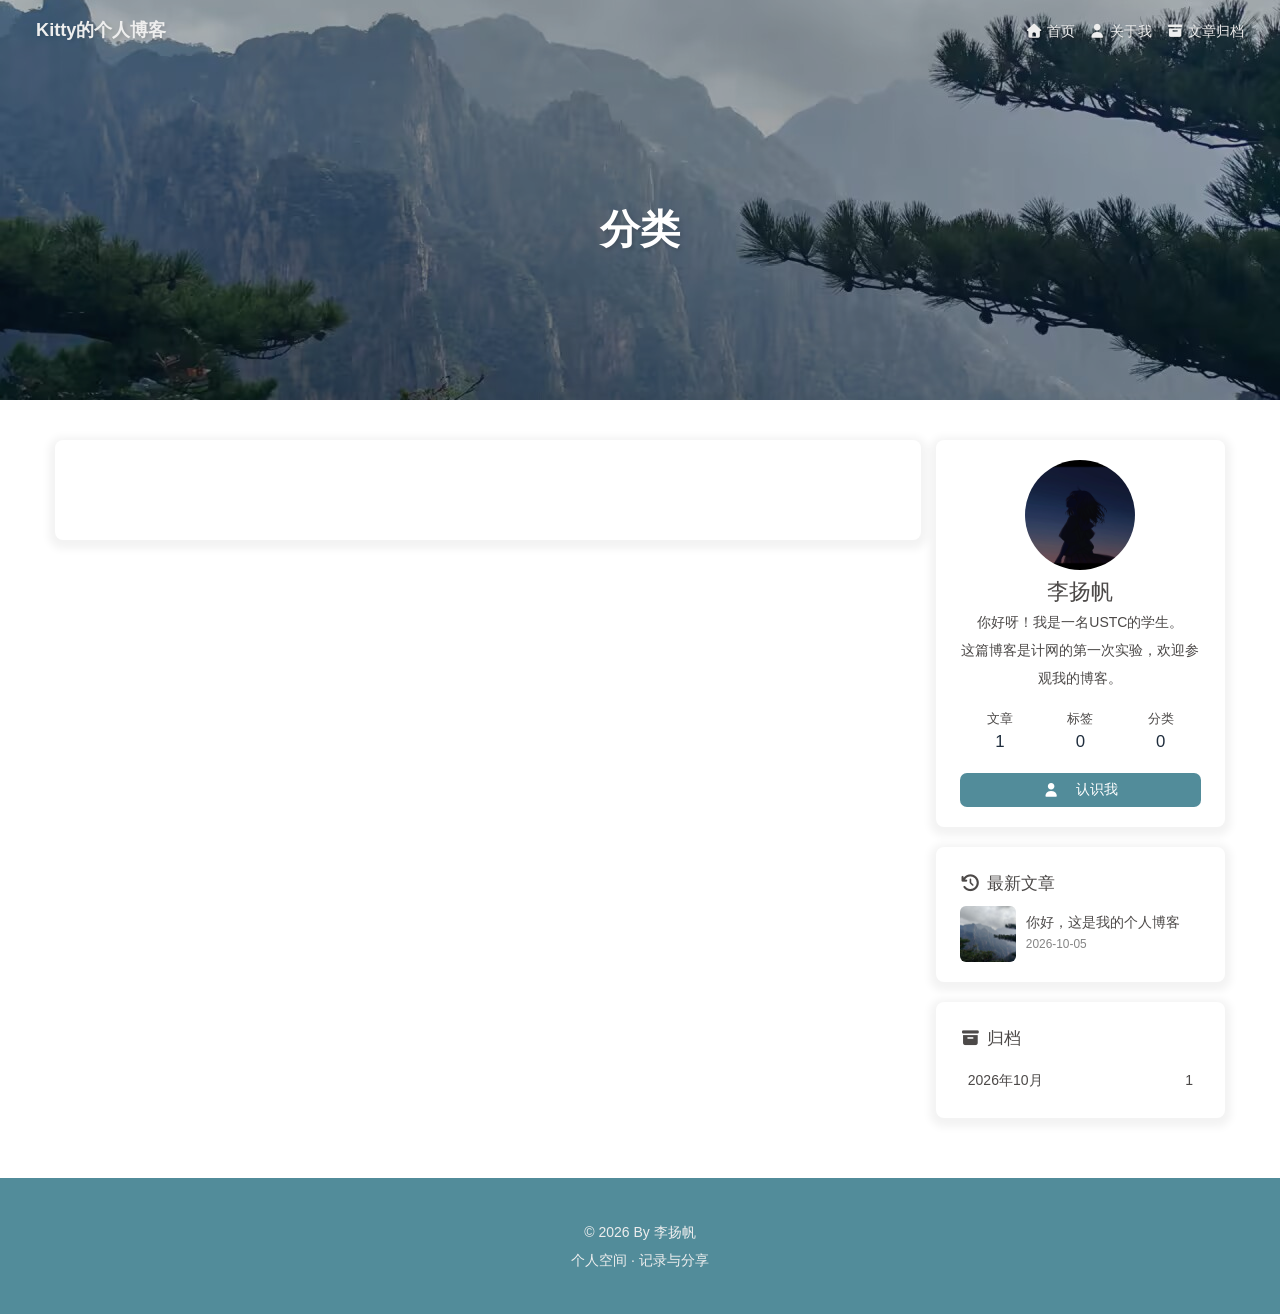
<file: categories/index.html>
<!DOCTYPE html><html lang="zh-CN" data-theme="light"><head><meta charset="UTF-8"><meta http-equiv="X-UA-Compatible" content="IE=edge"><meta name="viewport" content="width=device-width, initial-scale=1.0,viewport-fit=cover"><title>分类 | Kitty的个人博客</title><meta name="author" content="李扬帆"><meta name="copyright" content="李扬帆"><meta name="format-detection" content="telephone=no"><meta name="theme-color" content="#ffffff"><meta name="description" content="目前尚未设置文章分类。">
<meta property="og:type" content="website">
<meta property="og:title" content="分类">
<meta property="og:url" content="https://liyangfan210107.github.io/categories/index.html">
<meta property="og:site_name" content="Kitty的个人博客">
<meta property="og:description" content="目前尚未设置文章分类。">
<meta property="og:locale" content="zh_CN">
<meta property="og:image" content="https://liyangfan210107.github.io/images/my_avatar.png">
<meta property="article:published_time" content="2026-10-05T09:37:35.091Z">
<meta property="article:modified_time" content="2026-10-05T09:37:35.091Z">
<meta property="article:author" content="李扬帆">
<meta name="twitter:card" content="summary">
<meta name="twitter:image" content="https://liyangfan210107.github.io/images/my_avatar.png"><script type="application/ld+json"></script><link rel="shortcut icon" href="/images/my_avatar.png"><link rel="canonical" href="https://liyangfan210107.github.io/categories/index.html"><link rel="preconnect" href="//cdn.jsdelivr.net"/><link rel="stylesheet" href="/css/index.css?v=5.7.0"><link rel="stylesheet" href="/vendor/fontawesome/css/all.min.css"><script>
    (() => {
      
    const saveToLocal = {
      set: (key, value, ttl) => {
        const data = { value }

        if (ttl != null) {
          data.expiry = Date.now() + ttl * 86400000
        }

        localStorage.setItem(key, JSON.stringify(data))
      },
      get: key => {
        const itemStr = localStorage.getItem(key)
        if (!itemStr) return

        try {
          const data = JSON.parse(itemStr)

          if (data.expiry && Date.now() > data.expiry) {
            localStorage.removeItem(key)
            return
          }

          return data.value
        } catch {
          localStorage.removeItem(key)
        }
      }
    }

    const scriptCache = new Map()
    const cssCache = new Map()
    window.btf = {
      saveToLocal,
      getScript: (url, attr = {}) => {
        if (scriptCache.has(url)) {
          return scriptCache.get(url)
        }

        const promise = new Promise((resolve, reject) => {
          const script = document.createElement('script')

          script.src = url
          script.async = true

          for (const key in attr) {
            script.setAttribute(key, attr[key])
          }

          script.onload = resolve
          script.onerror = reject

          document.head.appendChild(script)
        })

        scriptCache.set(url, promise)

        return promise
      },
      getCSS: (url, id) => {
        if (cssCache.has(url)) {
          return cssCache.get(url)
        }

        const promise = new Promise((resolve, reject) => {
          const link = document.createElement('link')

          link.rel = 'stylesheet'
          link.href = url

          if (id) {
            link.id = id
          }

          link.onload = resolve
          link.onerror = reject

          document.head.appendChild(link)
        })

        cssCache.set(url, promise)

        return promise
      },
      addGlobalFn: (key, fn, name = false, parent = window) => {
        if (!false && key.startsWith('pjax')) return
        const globalFn = parent.globalFn || {}
        globalFn[key] = globalFn[key] || {}
        globalFn[key][name || Object.keys(globalFn[key]).length] = fn
        parent.globalFn = globalFn
      }
    }
  
      
      
      const asideStatus = saveToLocal.get('aside-status')
      if (asideStatus !== undefined) {
        document.documentElement.classList.toggle('hide-aside', asideStatus === 'hide')
      }
    
      
    const detectApple = () => {
      if (/iPad|iPhone|iPod|Macintosh/.test(navigator.userAgent)) {
        document.documentElement.classList.add('apple')
      }
    }
    detectApple()
  
    })()
  </script><script>const GLOBAL_CONFIG = {
  root: '/',
  algolia: undefined,
  localSearch: undefined,
  translate: undefined,
  highlight: {"plugin":"highlight.js","highlightCopy":true,"highlightLang":true,"highlightHeightLimit":false,"highlightFullpage":false,"highlightMacStyle":false},
  copy: {
    success: '复制成功',
    error: '复制失败',
    noSupport: '浏览器不支持'
  },
  relativeDate: {
    homepage: false,
    post: false
  },
  runtime: '',
  dateSuffix: {
    just: '刚刚',
    min: '分钟前',
    hour: '小时前',
    day: '天前',
    month: '个月前'
  },
  copyright: undefined,
  lightbox: 'null',
  Snackbar: undefined,
  infinitegrid: {
    js: 'https://cdn.jsdelivr.net/npm/@egjs/infinitegrid@4.13.0/dist/infinitegrid.min.js',
    buttonText: '加载更多'
  },
  isPhotoFigcaption: false,
  islazyloadPlugin: false,
  isAnchor: false,
  percent: {
    toc: true,
    rightside: false,
  },
  autoDarkmode: false
}</script><script id="config-diff">var GLOBAL_CONFIG_SITE = {
  title: '分类',
  isHighlightShrink: false,
  isToc: false,
  pageType: 'page'
}</script><link rel="stylesheet" href="/css/custom.css"><meta name="generator" content="Hexo 8.1.2"></head><body><div id="sidebar"><div id="menu-mask"></div><div id="sidebar-menus"><div class="avatar-img text-center"><img src="/images/my_avatar.png" onerror="this.onerror=null;this.src='/img/friend_404.gif'" alt="avatar"/></div><div class="site-data text-center"><a href="/archives/"><div class="headline">文章</div><div class="length-num">1</div></a><a href="/tags/"><div class="headline">标签</div><div class="length-num">0</div></a><a href="/categories/"><div class="headline">分类</div><div class="length-num">0</div></a></div><div class="menus_items"><div class="menus_item"><a class="site-page" href="/"><i class="fa-fw fas fa-home"></i><span> 首页</span></a></div><div class="menus_item"><a class="site-page" href="/about/"><i class="fa-fw fas fa-user"></i><span> 关于我</span></a></div><div class="menus_item"><a class="site-page" href="/archives/"><i class="fa-fw fas fa-archive"></i><span> 文章归档</span></a></div></div></div></div><div class="page type-categories" id="body-wrap"><header class="not-home-page" id="page-header" style="background-image: url(/images/landscape.jpg);"><nav id="nav"><span id="blog-info"><a class="nav-site-title" href="/"><span class="site-name">Kitty的个人博客</span></a></span><div id="menus"><div class="menus_items"><div class="menus_item"><a class="site-page" href="/"><i class="fa-fw fas fa-home"></i><span> 首页</span></a></div><div class="menus_item"><a class="site-page" href="/about/"><i class="fa-fw fas fa-user"></i><span> 关于我</span></a></div><div class="menus_item"><a class="site-page" href="/archives/"><i class="fa-fw fas fa-archive"></i><span> 文章归档</span></a></div></div><div id="toggle-menu"><span class="site-page"><i class="fas fa-bars fa-fw"></i></span></div></div></nav><div id="page-site-info"><h1 id="site-title">分类</h1></div></header><main class="layout" id="content-inner"><div id="page"><div class="category-lists"></div></div><div class="aside-content" id="aside-content"><div class="card-widget card-info text-center"><div class="avatar-img"><img src="/images/my_avatar.png" onerror="this.onerror=null;this.src='/img/friend_404.gif'" alt="avatar"/></div><div class="author-info-name">李扬帆</div><div class="author-info-description">你好呀！我是一名USTC的学生。<br>这篇博客是计网的第一次实验，欢迎参观我的博客。</div><div class="site-data"><a href="/archives/"><div class="headline">文章</div><div class="length-num">1</div></a><a href="/tags/"><div class="headline">标签</div><div class="length-num">0</div></a><a href="/categories/"><div class="headline">分类</div><div class="length-num">0</div></a></div><a id="card-info-btn" href="/about/"><i class="fas fa-user"></i><span>认识我</span></a><div class="card-info-social-icons"></div></div><div class="sticky_layout"><div class="card-widget card-recent-post"><div class="item-headline"><i class="fas fa-history"></i><span>最新文章</span></div><div class="aside-list"><div class="aside-list-item"><a class="thumbnail" href="/posts/hello/" title="你好，这是我的个人博客"><img src="/images/landscape.jpg" onerror="this.onerror=null;this.src='/img/404.jpg'" alt="你好，这是我的个人博客"/></a><div class="content"><a class="title" href="/posts/hello/" title="你好，这是我的个人博客">你好，这是我的个人博客</a><time datetime="2026-10-05T02:00:00.000Z" title="发表于 2026-10-05 10:00:00">2026-10-05</time></div></div></div></div><div class="card-widget card-archives">
    <div class="item-headline"><i class="fas fa-archive"></i><span>归档</span></div>
  
    <ul class="card-archive-list">
      
        <li class="card-archive-list-item">
          <a class="card-archive-list-link" href="/archives/2026/10/">
            <span class="card-archive-list-date">
              2026年10月
            </span>
            <span class="card-archive-list-count">1</span>
          </a>
        </li>
      
    </ul>
  </div></div></div></main><footer id="footer"><div class="footer-other"><div class="footer-copyright"><span class="copyright">&copy;&nbsp;2026 By 李扬帆</span></div><div class="footer_custom_text">个人空间 · 记录与分享</div></div></footer></div><div id="rightside"><div id="rightside-config-hide"><button id="hide-aside-btn" type="button" title="单栏和双栏切换"><i class="fas fa-arrows-alt-h"></i></button></div><div id="rightside-config-show"><button id="go-up" type="button" title="回到顶部"><span class="scroll-percent"></span><i class="fas fa-arrow-up"></i></button></div></div><div><script src="/js/utils.js?v=5.7.0"></script><script src="/js/main.js?v=5.7.0"></script><div class="js-pjax"></div></div></body></html>
</file>
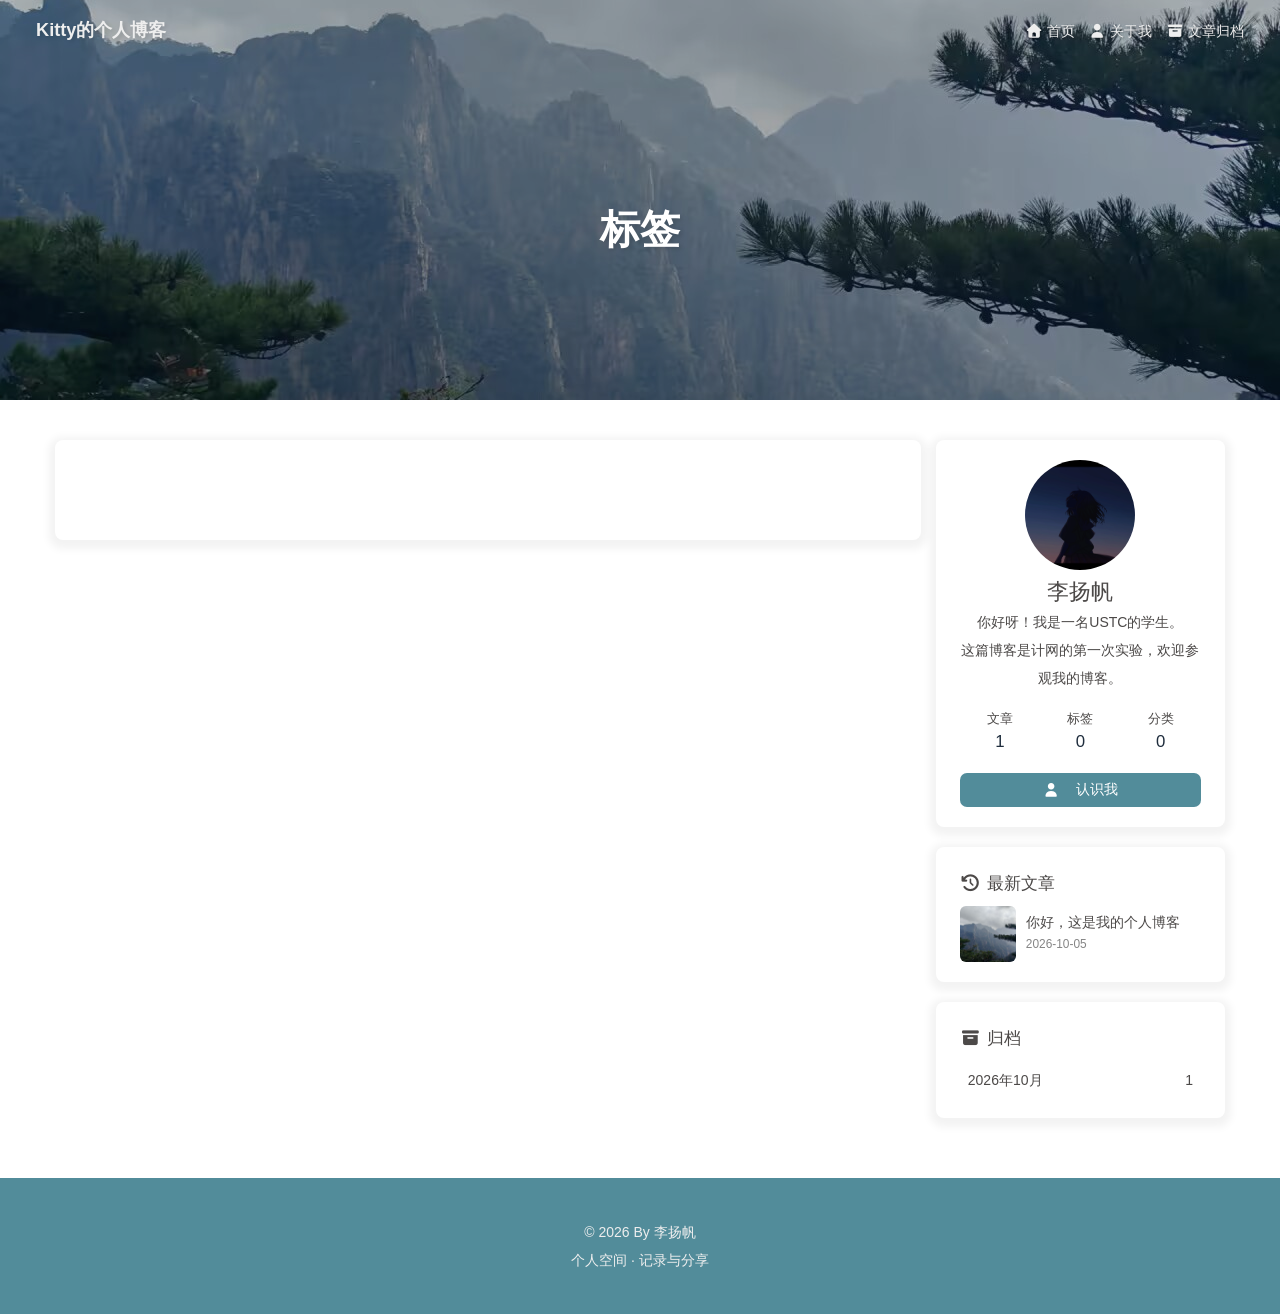
<file: tags/index.html>
<!DOCTYPE html><html lang="zh-CN" data-theme="light"><head><meta charset="UTF-8"><meta http-equiv="X-UA-Compatible" content="IE=edge"><meta name="viewport" content="width=device-width, initial-scale=1.0,viewport-fit=cover"><title>标签 | Kitty的个人博客</title><meta name="author" content="李扬帆"><meta name="copyright" content="李扬帆"><meta name="format-detection" content="telephone=no"><meta name="theme-color" content="#ffffff"><meta name="description" content="目前尚未设置文章标签。">
<meta property="og:type" content="website">
<meta property="og:title" content="标签">
<meta property="og:url" content="https://liyangfan210107.github.io/tags/index.html">
<meta property="og:site_name" content="Kitty的个人博客">
<meta property="og:description" content="目前尚未设置文章标签。">
<meta property="og:locale" content="zh_CN">
<meta property="og:image" content="https://liyangfan210107.github.io/images/my_avatar.png">
<meta property="article:published_time" content="2026-10-05T09:37:33.751Z">
<meta property="article:modified_time" content="2026-10-05T09:37:33.751Z">
<meta property="article:author" content="李扬帆">
<meta name="twitter:card" content="summary">
<meta name="twitter:image" content="https://liyangfan210107.github.io/images/my_avatar.png"><script type="application/ld+json"></script><link rel="shortcut icon" href="/images/my_avatar.png"><link rel="canonical" href="https://liyangfan210107.github.io/tags/index.html"><link rel="preconnect" href="//cdn.jsdelivr.net"/><link rel="stylesheet" href="/css/index.css?v=5.7.0"><link rel="stylesheet" href="/vendor/fontawesome/css/all.min.css"><script>
    (() => {
      
    const saveToLocal = {
      set: (key, value, ttl) => {
        const data = { value }

        if (ttl != null) {
          data.expiry = Date.now() + ttl * 86400000
        }

        localStorage.setItem(key, JSON.stringify(data))
      },
      get: key => {
        const itemStr = localStorage.getItem(key)
        if (!itemStr) return

        try {
          const data = JSON.parse(itemStr)

          if (data.expiry && Date.now() > data.expiry) {
            localStorage.removeItem(key)
            return
          }

          return data.value
        } catch {
          localStorage.removeItem(key)
        }
      }
    }

    const scriptCache = new Map()
    const cssCache = new Map()
    window.btf = {
      saveToLocal,
      getScript: (url, attr = {}) => {
        if (scriptCache.has(url)) {
          return scriptCache.get(url)
        }

        const promise = new Promise((resolve, reject) => {
          const script = document.createElement('script')

          script.src = url
          script.async = true

          for (const key in attr) {
            script.setAttribute(key, attr[key])
          }

          script.onload = resolve
          script.onerror = reject

          document.head.appendChild(script)
        })

        scriptCache.set(url, promise)

        return promise
      },
      getCSS: (url, id) => {
        if (cssCache.has(url)) {
          return cssCache.get(url)
        }

        const promise = new Promise((resolve, reject) => {
          const link = document.createElement('link')

          link.rel = 'stylesheet'
          link.href = url

          if (id) {
            link.id = id
          }

          link.onload = resolve
          link.onerror = reject

          document.head.appendChild(link)
        })

        cssCache.set(url, promise)

        return promise
      },
      addGlobalFn: (key, fn, name = false, parent = window) => {
        if (!false && key.startsWith('pjax')) return
        const globalFn = parent.globalFn || {}
        globalFn[key] = globalFn[key] || {}
        globalFn[key][name || Object.keys(globalFn[key]).length] = fn
        parent.globalFn = globalFn
      }
    }
  
      
      
      const asideStatus = saveToLocal.get('aside-status')
      if (asideStatus !== undefined) {
        document.documentElement.classList.toggle('hide-aside', asideStatus === 'hide')
      }
    
      
    const detectApple = () => {
      if (/iPad|iPhone|iPod|Macintosh/.test(navigator.userAgent)) {
        document.documentElement.classList.add('apple')
      }
    }
    detectApple()
  
    })()
  </script><script>const GLOBAL_CONFIG = {
  root: '/',
  algolia: undefined,
  localSearch: undefined,
  translate: undefined,
  highlight: {"plugin":"highlight.js","highlightCopy":true,"highlightLang":true,"highlightHeightLimit":false,"highlightFullpage":false,"highlightMacStyle":false},
  copy: {
    success: '复制成功',
    error: '复制失败',
    noSupport: '浏览器不支持'
  },
  relativeDate: {
    homepage: false,
    post: false
  },
  runtime: '',
  dateSuffix: {
    just: '刚刚',
    min: '分钟前',
    hour: '小时前',
    day: '天前',
    month: '个月前'
  },
  copyright: undefined,
  lightbox: 'null',
  Snackbar: undefined,
  infinitegrid: {
    js: 'https://cdn.jsdelivr.net/npm/@egjs/infinitegrid@4.13.0/dist/infinitegrid.min.js',
    buttonText: '加载更多'
  },
  isPhotoFigcaption: false,
  islazyloadPlugin: false,
  isAnchor: false,
  percent: {
    toc: true,
    rightside: false,
  },
  autoDarkmode: false
}</script><script id="config-diff">var GLOBAL_CONFIG_SITE = {
  title: '标签',
  isHighlightShrink: false,
  isToc: false,
  pageType: 'page'
}</script><link rel="stylesheet" href="/css/custom.css"><meta name="generator" content="Hexo 8.1.2"></head><body><div id="sidebar"><div id="menu-mask"></div><div id="sidebar-menus"><div class="avatar-img text-center"><img src="/images/my_avatar.png" onerror="this.onerror=null;this.src='/img/friend_404.gif'" alt="avatar"/></div><div class="site-data text-center"><a href="/archives/"><div class="headline">文章</div><div class="length-num">1</div></a><a href="/tags/"><div class="headline">标签</div><div class="length-num">0</div></a><a href="/categories/"><div class="headline">分类</div><div class="length-num">0</div></a></div><div class="menus_items"><div class="menus_item"><a class="site-page" href="/"><i class="fa-fw fas fa-home"></i><span> 首页</span></a></div><div class="menus_item"><a class="site-page" href="/about/"><i class="fa-fw fas fa-user"></i><span> 关于我</span></a></div><div class="menus_item"><a class="site-page" href="/archives/"><i class="fa-fw fas fa-archive"></i><span> 文章归档</span></a></div></div></div></div><div class="page type-tags" id="body-wrap"><header class="not-home-page" id="page-header" style="background-image: url(/images/landscape.jpg);"><nav id="nav"><span id="blog-info"><a class="nav-site-title" href="/"><span class="site-name">Kitty的个人博客</span></a></span><div id="menus"><div class="menus_items"><div class="menus_item"><a class="site-page" href="/"><i class="fa-fw fas fa-home"></i><span> 首页</span></a></div><div class="menus_item"><a class="site-page" href="/about/"><i class="fa-fw fas fa-user"></i><span> 关于我</span></a></div><div class="menus_item"><a class="site-page" href="/archives/"><i class="fa-fw fas fa-archive"></i><span> 文章归档</span></a></div></div><div id="toggle-menu"><span class="site-page"><i class="fas fa-bars fa-fw"></i></span></div></div></nav><div id="page-site-info"><h1 id="site-title">标签</h1></div></header><main class="layout" id="content-inner"><div id="page"><div class="tag-cloud-list text-center"></div></div><div class="aside-content" id="aside-content"><div class="card-widget card-info text-center"><div class="avatar-img"><img src="/images/my_avatar.png" onerror="this.onerror=null;this.src='/img/friend_404.gif'" alt="avatar"/></div><div class="author-info-name">李扬帆</div><div class="author-info-description">你好呀！我是一名USTC的学生。<br>这篇博客是计网的第一次实验，欢迎参观我的博客。</div><div class="site-data"><a href="/archives/"><div class="headline">文章</div><div class="length-num">1</div></a><a href="/tags/"><div class="headline">标签</div><div class="length-num">0</div></a><a href="/categories/"><div class="headline">分类</div><div class="length-num">0</div></a></div><a id="card-info-btn" href="/about/"><i class="fas fa-user"></i><span>认识我</span></a><div class="card-info-social-icons"></div></div><div class="sticky_layout"><div class="card-widget card-recent-post"><div class="item-headline"><i class="fas fa-history"></i><span>最新文章</span></div><div class="aside-list"><div class="aside-list-item"><a class="thumbnail" href="/posts/hello/" title="你好，这是我的个人博客"><img src="/images/landscape.jpg" onerror="this.onerror=null;this.src='/img/404.jpg'" alt="你好，这是我的个人博客"/></a><div class="content"><a class="title" href="/posts/hello/" title="你好，这是我的个人博客">你好，这是我的个人博客</a><time datetime="2026-10-05T02:00:00.000Z" title="发表于 2026-10-05 10:00:00">2026-10-05</time></div></div></div></div><div class="card-widget card-archives">
    <div class="item-headline"><i class="fas fa-archive"></i><span>归档</span></div>
  
    <ul class="card-archive-list">
      
        <li class="card-archive-list-item">
          <a class="card-archive-list-link" href="/archives/2026/10/">
            <span class="card-archive-list-date">
              2026年10月
            </span>
            <span class="card-archive-list-count">1</span>
          </a>
        </li>
      
    </ul>
  </div></div></div></main><footer id="footer"><div class="footer-other"><div class="footer-copyright"><span class="copyright">&copy;&nbsp;2026 By 李扬帆</span></div><div class="footer_custom_text">个人空间 · 记录与分享</div></div></footer></div><div id="rightside"><div id="rightside-config-hide"><button id="hide-aside-btn" type="button" title="单栏和双栏切换"><i class="fas fa-arrows-alt-h"></i></button></div><div id="rightside-config-show"><button id="go-up" type="button" title="回到顶部"><span class="scroll-percent"></span><i class="fas fa-arrow-up"></i></button></div></div><div><script src="/js/utils.js?v=5.7.0"></script><script src="/js/main.js?v=5.7.0"></script><div class="js-pjax"></div></div></body></html>
</file>
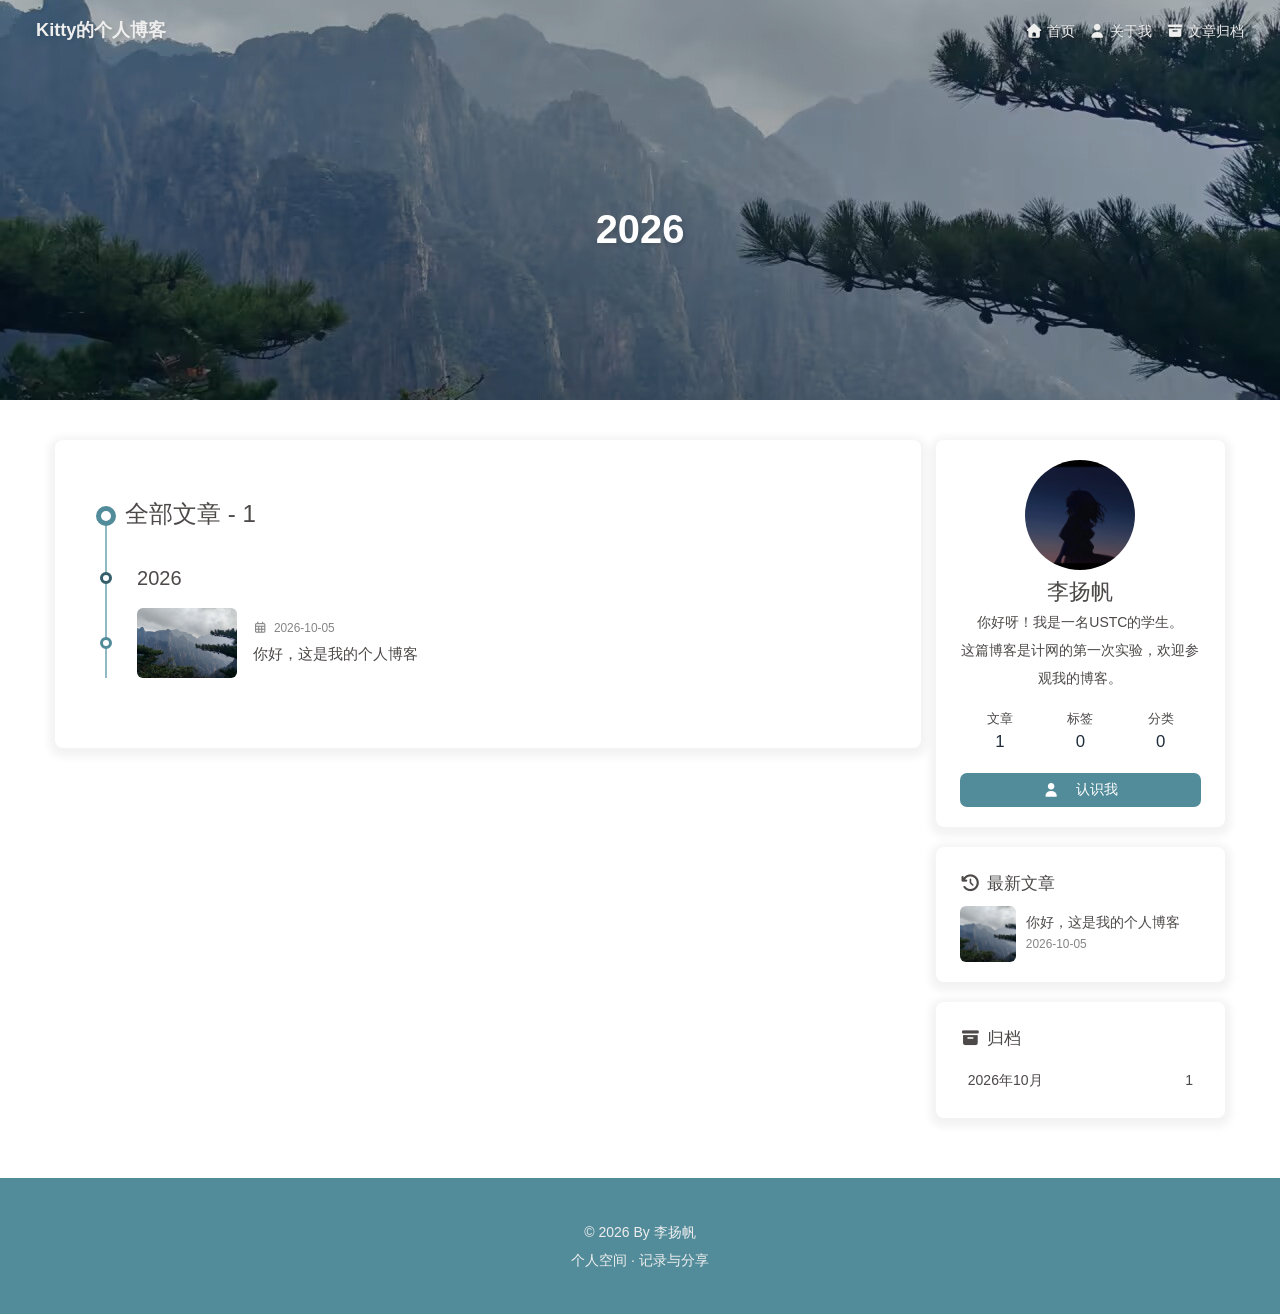
<file: archives/2026/index.html>
<!DOCTYPE html><html lang="zh-CN" data-theme="light"><head><meta charset="UTF-8"><meta http-equiv="X-UA-Compatible" content="IE=edge"><meta name="viewport" content="width=device-width, initial-scale=1.0,viewport-fit=cover"><title>2026 | Kitty的个人博客</title><meta name="author" content="李扬帆"><meta name="copyright" content="李扬帆"><meta name="format-detection" content="telephone=no"><meta name="theme-color" content="#ffffff"><meta name="description" content="个人介绍、学习记录与生活片段">
<meta property="og:type" content="website">
<meta property="og:title" content="2026">
<meta property="og:url" content="https://liyangfan210107.github.io/archives/2026/index.html">
<meta property="og:site_name" content="Kitty的个人博客">
<meta property="og:description" content="个人介绍、学习记录与生活片段">
<meta property="og:locale" content="zh_CN">
<meta property="og:image" content="https://liyangfan210107.github.io/images/my_avatar.png">
<meta property="article:author" content="李扬帆">
<meta name="twitter:card" content="summary">
<meta name="twitter:image" content="https://liyangfan210107.github.io/images/my_avatar.png"><script type="application/ld+json"></script><link rel="shortcut icon" href="/images/my_avatar.png"><link rel="canonical" href="https://liyangfan210107.github.io/archives/2026/index.html"><link rel="preconnect" href="//cdn.jsdelivr.net"/><link rel="stylesheet" href="/css/index.css?v=5.7.0"><link rel="stylesheet" href="/vendor/fontawesome/css/all.min.css"><script>
    (() => {
      
    const saveToLocal = {
      set: (key, value, ttl) => {
        const data = { value }

        if (ttl != null) {
          data.expiry = Date.now() + ttl * 86400000
        }

        localStorage.setItem(key, JSON.stringify(data))
      },
      get: key => {
        const itemStr = localStorage.getItem(key)
        if (!itemStr) return

        try {
          const data = JSON.parse(itemStr)

          if (data.expiry && Date.now() > data.expiry) {
            localStorage.removeItem(key)
            return
          }

          return data.value
        } catch {
          localStorage.removeItem(key)
        }
      }
    }

    const scriptCache = new Map()
    const cssCache = new Map()
    window.btf = {
      saveToLocal,
      getScript: (url, attr = {}) => {
        if (scriptCache.has(url)) {
          return scriptCache.get(url)
        }

        const promise = new Promise((resolve, reject) => {
          const script = document.createElement('script')

          script.src = url
          script.async = true

          for (const key in attr) {
            script.setAttribute(key, attr[key])
          }

          script.onload = resolve
          script.onerror = reject

          document.head.appendChild(script)
        })

        scriptCache.set(url, promise)

        return promise
      },
      getCSS: (url, id) => {
        if (cssCache.has(url)) {
          return cssCache.get(url)
        }

        const promise = new Promise((resolve, reject) => {
          const link = document.createElement('link')

          link.rel = 'stylesheet'
          link.href = url

          if (id) {
            link.id = id
          }

          link.onload = resolve
          link.onerror = reject

          document.head.appendChild(link)
        })

        cssCache.set(url, promise)

        return promise
      },
      addGlobalFn: (key, fn, name = false, parent = window) => {
        if (!false && key.startsWith('pjax')) return
        const globalFn = parent.globalFn || {}
        globalFn[key] = globalFn[key] || {}
        globalFn[key][name || Object.keys(globalFn[key]).length] = fn
        parent.globalFn = globalFn
      }
    }
  
      
      
      const asideStatus = saveToLocal.get('aside-status')
      if (asideStatus !== undefined) {
        document.documentElement.classList.toggle('hide-aside', asideStatus === 'hide')
      }
    
      
    const detectApple = () => {
      if (/iPad|iPhone|iPod|Macintosh/.test(navigator.userAgent)) {
        document.documentElement.classList.add('apple')
      }
    }
    detectApple()
  
    })()
  </script><script>const GLOBAL_CONFIG = {
  root: '/',
  algolia: undefined,
  localSearch: undefined,
  translate: undefined,
  highlight: {"plugin":"highlight.js","highlightCopy":true,"highlightLang":true,"highlightHeightLimit":false,"highlightFullpage":false,"highlightMacStyle":false},
  copy: {
    success: '复制成功',
    error: '复制失败',
    noSupport: '浏览器不支持'
  },
  relativeDate: {
    homepage: false,
    post: false
  },
  runtime: '',
  dateSuffix: {
    just: '刚刚',
    min: '分钟前',
    hour: '小时前',
    day: '天前',
    month: '个月前'
  },
  copyright: undefined,
  lightbox: 'null',
  Snackbar: undefined,
  infinitegrid: {
    js: 'https://cdn.jsdelivr.net/npm/@egjs/infinitegrid@4.13.0/dist/infinitegrid.min.js',
    buttonText: '加载更多'
  },
  isPhotoFigcaption: false,
  islazyloadPlugin: false,
  isAnchor: false,
  percent: {
    toc: true,
    rightside: false,
  },
  autoDarkmode: false
}</script><script id="config-diff">var GLOBAL_CONFIG_SITE = {
  title: '2026',
  isHighlightShrink: false,
  isToc: false,
  pageType: 'archive'
}</script><link rel="stylesheet" href="/css/custom.css"><meta name="generator" content="Hexo 8.1.2"></head><body><div id="sidebar"><div id="menu-mask"></div><div id="sidebar-menus"><div class="avatar-img text-center"><img src="/images/my_avatar.png" onerror="this.onerror=null;this.src='/img/friend_404.gif'" alt="avatar"/></div><div class="site-data text-center"><a href="/archives/"><div class="headline">文章</div><div class="length-num">1</div></a><a href="/tags/"><div class="headline">标签</div><div class="length-num">0</div></a><a href="/categories/"><div class="headline">分类</div><div class="length-num">0</div></a></div><div class="menus_items"><div class="menus_item"><a class="site-page" href="/"><i class="fa-fw fas fa-home"></i><span> 首页</span></a></div><div class="menus_item"><a class="site-page" href="/about/"><i class="fa-fw fas fa-user"></i><span> 关于我</span></a></div><div class="menus_item"><a class="site-page" href="/archives/"><i class="fa-fw fas fa-archive"></i><span> 文章归档</span></a></div></div></div></div><div class="page" id="body-wrap"><header class="not-home-page" id="page-header" style="background-image: url(/images/landscape.jpg);"><nav id="nav"><span id="blog-info"><a class="nav-site-title" href="/"><span class="site-name">Kitty的个人博客</span></a></span><div id="menus"><div class="menus_items"><div class="menus_item"><a class="site-page" href="/"><i class="fa-fw fas fa-home"></i><span> 首页</span></a></div><div class="menus_item"><a class="site-page" href="/about/"><i class="fa-fw fas fa-user"></i><span> 关于我</span></a></div><div class="menus_item"><a class="site-page" href="/archives/"><i class="fa-fw fas fa-archive"></i><span> 文章归档</span></a></div></div><div id="toggle-menu"><span class="site-page"><i class="fas fa-bars fa-fw"></i></span></div></div></nav><div id="page-site-info"><h1 id="site-title">2026</h1></div></header><main class="layout" id="content-inner"><div id="archive"><div class="article-sort-title">全部文章 - 1</div><div class="article-sort"><div class="article-sort-item year">2026</div><div class="article-sort-item"><a class="article-sort-item-img" href="/posts/hello/" title="你好，这是我的个人博客"><img src="/images/landscape.jpg" alt="你好，这是我的个人博客" onerror="this.onerror=null;this.src='/img/404.jpg'"></a><div class="article-sort-item-info"><div class="article-sort-item-time"><i class="far fa-calendar-alt"></i><time class="post-meta-date-created" datetime="2026-10-05T02:00:00.000Z" title="发表于 2026-10-05 10:00:00">2026-10-05</time></div><a class="article-sort-item-title" href="/posts/hello/" title="你好，这是我的个人博客">你好，这是我的个人博客</a></div></div></div></div><div class="aside-content" id="aside-content"><div class="card-widget card-info text-center"><div class="avatar-img"><img src="/images/my_avatar.png" onerror="this.onerror=null;this.src='/img/friend_404.gif'" alt="avatar"/></div><div class="author-info-name">李扬帆</div><div class="author-info-description">你好呀！我是一名USTC的学生。<br>这篇博客是计网的第一次实验，欢迎参观我的博客。</div><div class="site-data"><a href="/archives/"><div class="headline">文章</div><div class="length-num">1</div></a><a href="/tags/"><div class="headline">标签</div><div class="length-num">0</div></a><a href="/categories/"><div class="headline">分类</div><div class="length-num">0</div></a></div><a id="card-info-btn" href="/about/"><i class="fas fa-user"></i><span>认识我</span></a><div class="card-info-social-icons"></div></div><div class="sticky_layout"><div class="card-widget card-recent-post"><div class="item-headline"><i class="fas fa-history"></i><span>最新文章</span></div><div class="aside-list"><div class="aside-list-item"><a class="thumbnail" href="/posts/hello/" title="你好，这是我的个人博客"><img src="/images/landscape.jpg" onerror="this.onerror=null;this.src='/img/404.jpg'" alt="你好，这是我的个人博客"/></a><div class="content"><a class="title" href="/posts/hello/" title="你好，这是我的个人博客">你好，这是我的个人博客</a><time datetime="2026-10-05T02:00:00.000Z" title="发表于 2026-10-05 10:00:00">2026-10-05</time></div></div></div></div><div class="card-widget card-archives">
    <div class="item-headline"><i class="fas fa-archive"></i><span>归档</span></div>
  
    <ul class="card-archive-list">
      
        <li class="card-archive-list-item">
          <a class="card-archive-list-link" href="/archives/2026/10/">
            <span class="card-archive-list-date">
              2026年10月
            </span>
            <span class="card-archive-list-count">1</span>
          </a>
        </li>
      
    </ul>
  </div></div></div></main><footer id="footer"><div class="footer-other"><div class="footer-copyright"><span class="copyright">&copy;&nbsp;2026 By 李扬帆</span></div><div class="footer_custom_text">个人空间 · 记录与分享</div></div></footer></div><div id="rightside"><div id="rightside-config-hide"><button id="hide-aside-btn" type="button" title="单栏和双栏切换"><i class="fas fa-arrows-alt-h"></i></button></div><div id="rightside-config-show"><button id="go-up" type="button" title="回到顶部"><span class="scroll-percent"></span><i class="fas fa-arrow-up"></i></button></div></div><div><script src="/js/utils.js?v=5.7.0"></script><script src="/js/main.js?v=5.7.0"></script><div class="js-pjax"></div></div></body></html>
</file>
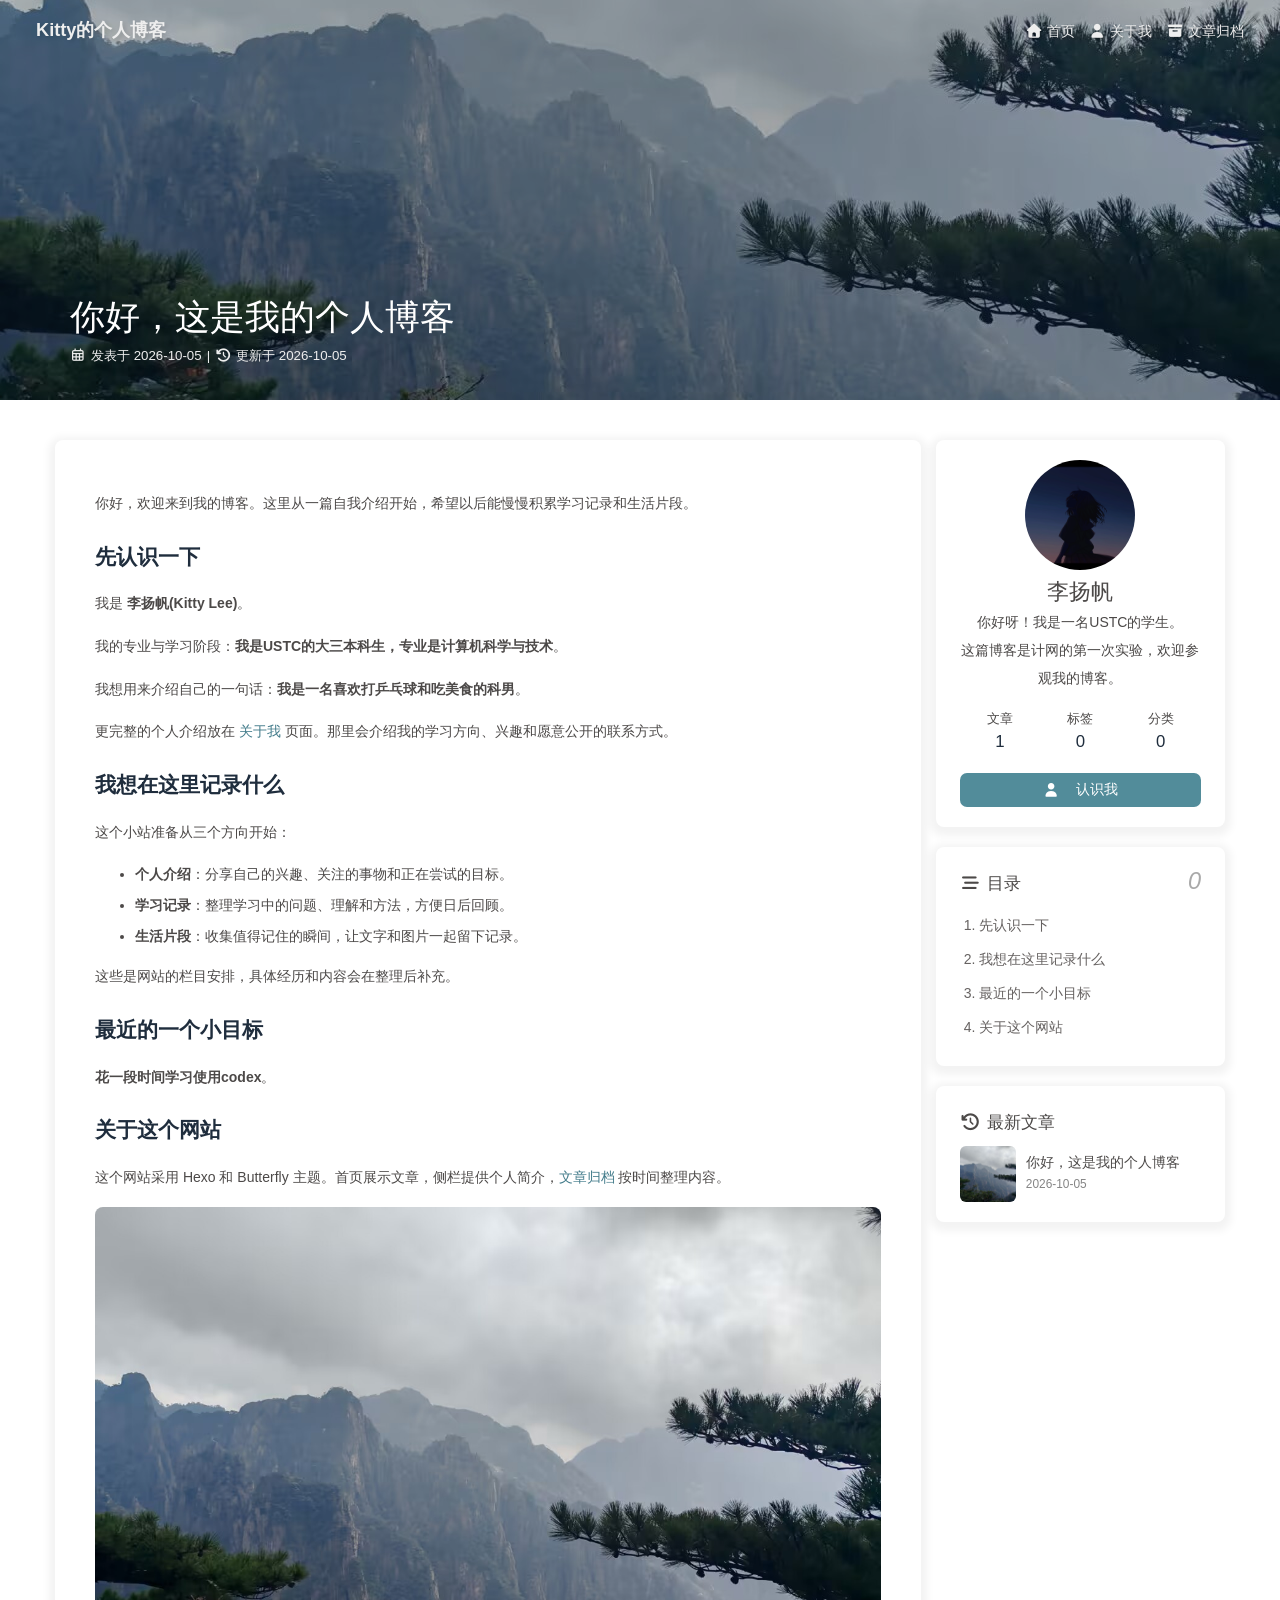
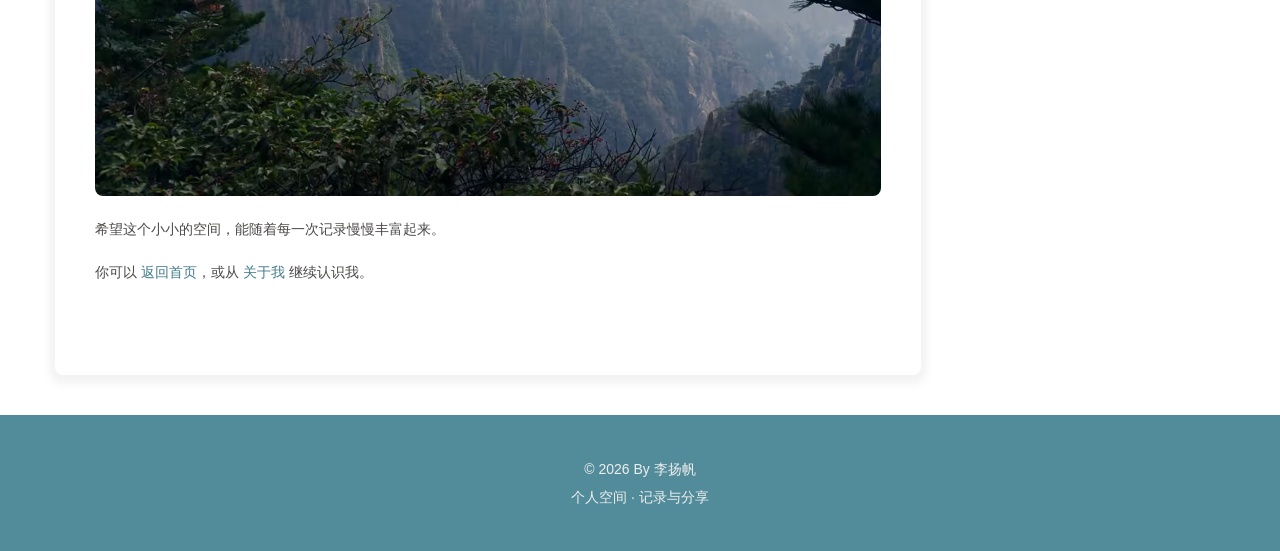
<file: posts/hello/index.html>
<!DOCTYPE html><html lang="zh-CN" data-theme="light"><head><meta charset="UTF-8"><meta http-equiv="X-UA-Compatible" content="IE=edge"><meta name="viewport" content="width=device-width, initial-scale=1.0,viewport-fit=cover"><title>你好，这是我的个人博客 | Kitty的个人博客</title><meta name="author" content="李扬帆"><meta name="copyright" content="李扬帆"><meta name="format-detection" content="telephone=no"><meta name="theme-color" content="#ffffff"><meta name="description" content="从一篇自我介绍开始，让这里成为记录学习与生活的个人空间。">
<meta property="og:type" content="article">
<meta property="og:title" content="你好，这是我的个人博客">
<meta property="og:url" content="https://liyangfan210107.github.io/posts/hello/index.html">
<meta property="og:site_name" content="Kitty的个人博客">
<meta property="og:description" content="从一篇自我介绍开始，让这里成为记录学习与生活的个人空间。">
<meta property="og:locale" content="zh_CN">
<meta property="og:image" content="https://liyangfan210107.github.io/images/landscape.jpg">
<meta property="article:published_time" content="2026-10-05T02:00:00.000Z">
<meta property="article:modified_time" content="2026-10-05T02:00:00.000Z">
<meta property="article:author" content="李扬帆">
<meta name="twitter:card" content="summary">
<meta name="twitter:image" content="https://liyangfan210107.github.io/images/landscape.jpg"><script type="application/ld+json">{
  "@context": "https://schema.org",
  "@type": "BlogPosting",
  "headline": "你好，这是我的个人博客",
  "url": "https://liyangfan210107.github.io/posts/hello/",
  "image": "https://liyangfan210107.github.io/images/landscape.jpg",
  "datePublished": "2026-10-05T02:00:00.000Z",
  "dateModified": "2026-10-05T02:00:00.000Z",
  "author": [
    {
      "@type": "Person",
      "name": "李扬帆",
      "url": "https://liyangfan210107.github.io"
    }
  ]
}</script><link rel="shortcut icon" href="/images/my_avatar.png"><link rel="canonical" href="https://liyangfan210107.github.io/posts/hello/index.html"><link rel="preconnect" href="//cdn.jsdelivr.net"/><link rel="stylesheet" href="/css/index.css?v=5.7.0"><link rel="stylesheet" href="/vendor/fontawesome/css/all.min.css"><script>
    (() => {
      
    const saveToLocal = {
      set: (key, value, ttl) => {
        const data = { value }

        if (ttl != null) {
          data.expiry = Date.now() + ttl * 86400000
        }

        localStorage.setItem(key, JSON.stringify(data))
      },
      get: key => {
        const itemStr = localStorage.getItem(key)
        if (!itemStr) return

        try {
          const data = JSON.parse(itemStr)

          if (data.expiry && Date.now() > data.expiry) {
            localStorage.removeItem(key)
            return
          }

          return data.value
        } catch {
          localStorage.removeItem(key)
        }
      }
    }

    const scriptCache = new Map()
    const cssCache = new Map()
    window.btf = {
      saveToLocal,
      getScript: (url, attr = {}) => {
        if (scriptCache.has(url)) {
          return scriptCache.get(url)
        }

        const promise = new Promise((resolve, reject) => {
          const script = document.createElement('script')

          script.src = url
          script.async = true

          for (const key in attr) {
            script.setAttribute(key, attr[key])
          }

          script.onload = resolve
          script.onerror = reject

          document.head.appendChild(script)
        })

        scriptCache.set(url, promise)

        return promise
      },
      getCSS: (url, id) => {
        if (cssCache.has(url)) {
          return cssCache.get(url)
        }

        const promise = new Promise((resolve, reject) => {
          const link = document.createElement('link')

          link.rel = 'stylesheet'
          link.href = url

          if (id) {
            link.id = id
          }

          link.onload = resolve
          link.onerror = reject

          document.head.appendChild(link)
        })

        cssCache.set(url, promise)

        return promise
      },
      addGlobalFn: (key, fn, name = false, parent = window) => {
        if (!false && key.startsWith('pjax')) return
        const globalFn = parent.globalFn || {}
        globalFn[key] = globalFn[key] || {}
        globalFn[key][name || Object.keys(globalFn[key]).length] = fn
        parent.globalFn = globalFn
      }
    }
  
      
      
      const asideStatus = saveToLocal.get('aside-status')
      if (asideStatus !== undefined) {
        document.documentElement.classList.toggle('hide-aside', asideStatus === 'hide')
      }
    
      
    const detectApple = () => {
      if (/iPad|iPhone|iPod|Macintosh/.test(navigator.userAgent)) {
        document.documentElement.classList.add('apple')
      }
    }
    detectApple()
  
    })()
  </script><script>const GLOBAL_CONFIG = {
  root: '/',
  algolia: undefined,
  localSearch: undefined,
  translate: undefined,
  highlight: {"plugin":"highlight.js","highlightCopy":true,"highlightLang":true,"highlightHeightLimit":false,"highlightFullpage":false,"highlightMacStyle":false},
  copy: {
    success: '复制成功',
    error: '复制失败',
    noSupport: '浏览器不支持'
  },
  relativeDate: {
    homepage: false,
    post: false
  },
  runtime: '',
  dateSuffix: {
    just: '刚刚',
    min: '分钟前',
    hour: '小时前',
    day: '天前',
    month: '个月前'
  },
  copyright: undefined,
  lightbox: 'null',
  Snackbar: undefined,
  infinitegrid: {
    js: 'https://cdn.jsdelivr.net/npm/@egjs/infinitegrid@4.13.0/dist/infinitegrid.min.js',
    buttonText: '加载更多'
  },
  isPhotoFigcaption: false,
  islazyloadPlugin: false,
  isAnchor: false,
  percent: {
    toc: true,
    rightside: false,
  },
  autoDarkmode: false
}</script><script id="config-diff">var GLOBAL_CONFIG_SITE = {
  title: '你好，这是我的个人博客',
  isHighlightShrink: false,
  isToc: true,
  pageType: 'post'
}</script><link rel="stylesheet" href="/css/custom.css"><meta name="generator" content="Hexo 8.1.2"></head><body><div id="sidebar"><div id="menu-mask"></div><div id="sidebar-menus"><div class="avatar-img text-center"><img src="/images/my_avatar.png" onerror="this.onerror=null;this.src='/img/friend_404.gif'" alt="avatar"/></div><div class="site-data text-center"><a href="/archives/"><div class="headline">文章</div><div class="length-num">1</div></a><a href="/tags/"><div class="headline">标签</div><div class="length-num">0</div></a><a href="/categories/"><div class="headline">分类</div><div class="length-num">0</div></a></div><div class="menus_items"><div class="menus_item"><a class="site-page" href="/"><i class="fa-fw fas fa-home"></i><span> 首页</span></a></div><div class="menus_item"><a class="site-page" href="/about/"><i class="fa-fw fas fa-user"></i><span> 关于我</span></a></div><div class="menus_item"><a class="site-page" href="/archives/"><i class="fa-fw fas fa-archive"></i><span> 文章归档</span></a></div></div></div></div><div class="post" id="body-wrap"><header class="post-bg" id="page-header" style="background-image: url(/images/landscape.jpg);"><nav id="nav"><span id="blog-info"><a class="nav-site-title" href="/"><span class="site-name">Kitty的个人博客</span></a><a class="nav-page-title" href="/"><span class="site-name">你好，这是我的个人博客</span><span class="site-name"><i class="fa-solid fa-circle-arrow-left"></i><span>  返回首页</span></span></a></span><div id="menus"><div class="menus_items"><div class="menus_item"><a class="site-page" href="/"><i class="fa-fw fas fa-home"></i><span> 首页</span></a></div><div class="menus_item"><a class="site-page" href="/about/"><i class="fa-fw fas fa-user"></i><span> 关于我</span></a></div><div class="menus_item"><a class="site-page" href="/archives/"><i class="fa-fw fas fa-archive"></i><span> 文章归档</span></a></div></div><div id="toggle-menu"><span class="site-page"><i class="fas fa-bars fa-fw"></i></span></div></div></nav><div id="post-info"><h1 class="post-title">你好，这是我的个人博客</h1><div id="post-meta"><div class="meta-firstline"><span class="post-meta-date"><i class="far fa-calendar-alt fa-fw post-meta-icon"></i><span class="post-meta-label">发表于</span><time class="post-meta-date-created" datetime="2026-10-05T02:00:00.000Z" title="发表于 2026-10-05 10:00:00">2026-10-05</time><span class="post-meta-separator">|</span><i class="fas fa-history fa-fw post-meta-icon"></i><span class="post-meta-label">更新于</span><time class="post-meta-date-updated" datetime="2026-10-05T02:00:00.000Z" title="更新于 2026-10-05 10:00:00">2026-10-05</time></span></div><div class="meta-secondline"></div></div></div></header><main class="layout" id="content-inner"><div id="post"><article class="container post-content" id="article-container"><p>你好，欢迎来到我的博客。这里从一篇自我介绍开始，希望以后能慢慢积累学习记录和生活片段。</p>
<span id="more"></span>

<h2 id="先认识一下"><a href="#先认识一下" class="headerlink" title="先认识一下"></a>先认识一下</h2><p>我是 <strong>李扬帆(Kitty Lee)</strong>。</p>
<p>我的专业与学习阶段：<strong>我是USTC的大三本科生，专业是计算机科学与技术</strong>。</p>
<p>我想用来介绍自己的一句话：<strong>我是一名喜欢打乒乓球和吃美食的科男</strong>。</p>
<p>更完整的个人介绍放在 <a href="/about/">关于我</a> 页面。那里会介绍我的学习方向、兴趣和愿意公开的联系方式。</p>
<h2 id="我想在这里记录什么"><a href="#我想在这里记录什么" class="headerlink" title="我想在这里记录什么"></a>我想在这里记录什么</h2><p>这个小站准备从三个方向开始：</p>
<ul>
<li><strong>个人介绍</strong>：分享自己的兴趣、关注的事物和正在尝试的目标。</li>
<li><strong>学习记录</strong>：整理学习中的问题、理解和方法，方便日后回顾。</li>
<li><strong>生活片段</strong>：收集值得记住的瞬间，让文字和图片一起留下记录。</li>
</ul>
<p>这些是网站的栏目安排，具体经历和内容会在整理后补充。</p>
<h2 id="最近的一个小目标"><a href="#最近的一个小目标" class="headerlink" title="最近的一个小目标"></a>最近的一个小目标</h2><p><strong>花一段时间学习使用codex</strong>。</p>
<h2 id="关于这个网站"><a href="#关于这个网站" class="headerlink" title="关于这个网站"></a>关于这个网站</h2><p>这个网站采用 Hexo 和 Butterfly 主题。首页展示文章，侧栏提供个人简介，<a href="/archives/">文章归档</a> 按时间整理内容。</p>
<p><img src="/images/landscape.jpg" alt="一年前拍的黄山"></p>
<p>希望这个小小的空间，能随着每一次记录慢慢丰富起来。</p>
<p>你可以 <a href="/">返回首页</a>，或从 <a href="/about/">关于我</a> 继续认识我。</p>
</article><div class="tag_share"></div><nav class="pagination-post" id="pagination"></nav></div><div class="aside-content" id="aside-content"><div class="card-widget card-info text-center"><div class="avatar-img"><img src="/images/my_avatar.png" onerror="this.onerror=null;this.src='/img/friend_404.gif'" alt="avatar"/></div><div class="author-info-name">李扬帆</div><div class="author-info-description">你好呀！我是一名USTC的学生。<br>这篇博客是计网的第一次实验，欢迎参观我的博客。</div><div class="site-data"><a href="/archives/"><div class="headline">文章</div><div class="length-num">1</div></a><a href="/tags/"><div class="headline">标签</div><div class="length-num">0</div></a><a href="/categories/"><div class="headline">分类</div><div class="length-num">0</div></a></div><a id="card-info-btn" href="/about/"><i class="fas fa-user"></i><span>认识我</span></a><div class="card-info-social-icons"></div></div><div class="sticky_layout"><div class="card-widget" id="card-toc"><div class="item-headline"><i class="fas fa-stream"></i><span>目录</span><span class="toc-percentage"></span></div><div class="toc-content"><ol class="toc"><li class="toc-item toc-level-2"><a class="toc-link" href="#%E5%85%88%E8%AE%A4%E8%AF%86%E4%B8%80%E4%B8%8B"><span class="toc-number">1.</span> <span class="toc-text">先认识一下</span></a></li><li class="toc-item toc-level-2"><a class="toc-link" href="#%E6%88%91%E6%83%B3%E5%9C%A8%E8%BF%99%E9%87%8C%E8%AE%B0%E5%BD%95%E4%BB%80%E4%B9%88"><span class="toc-number">2.</span> <span class="toc-text">我想在这里记录什么</span></a></li><li class="toc-item toc-level-2"><a class="toc-link" href="#%E6%9C%80%E8%BF%91%E7%9A%84%E4%B8%80%E4%B8%AA%E5%B0%8F%E7%9B%AE%E6%A0%87"><span class="toc-number">3.</span> <span class="toc-text">最近的一个小目标</span></a></li><li class="toc-item toc-level-2"><a class="toc-link" href="#%E5%85%B3%E4%BA%8E%E8%BF%99%E4%B8%AA%E7%BD%91%E7%AB%99"><span class="toc-number">4.</span> <span class="toc-text">关于这个网站</span></a></li></ol></div></div><div class="card-widget card-recent-post"><div class="item-headline"><i class="fas fa-history"></i><span>最新文章</span></div><div class="aside-list"><div class="aside-list-item"><a class="thumbnail" href="/posts/hello/" title="你好，这是我的个人博客"><img src="/images/landscape.jpg" onerror="this.onerror=null;this.src='/img/404.jpg'" alt="你好，这是我的个人博客"/></a><div class="content"><a class="title" href="/posts/hello/" title="你好，这是我的个人博客">你好，这是我的个人博客</a><time datetime="2026-10-05T02:00:00.000Z" title="发表于 2026-10-05 10:00:00">2026-10-05</time></div></div></div></div></div></div></main><footer id="footer"><div class="footer-other"><div class="footer-copyright"><span class="copyright">&copy;&nbsp;2026 By 李扬帆</span></div><div class="footer_custom_text">个人空间 · 记录与分享</div></div></footer></div><div id="rightside"><div id="rightside-config-hide"><button id="readmode" type="button" title="阅读模式"><i class="fas fa-book-open"></i></button><button id="hide-aside-btn" type="button" title="单栏和双栏切换"><i class="fas fa-arrows-alt-h"></i></button></div><div id="rightside-config-show"><button id="rightside-config" type="button" title="设置"><i class="fas fa-cog fa-spin"></i></button><button class="close" id="mobile-toc-button" type="button" title="目录"><i class="fas fa-list-ul"></i></button><button id="go-up" type="button" title="回到顶部"><span class="scroll-percent"></span><i class="fas fa-arrow-up"></i></button></div></div><div><script src="/js/utils.js?v=5.7.0"></script><script src="/js/main.js?v=5.7.0"></script><div class="js-pjax"></div></div></body></html>
</file>
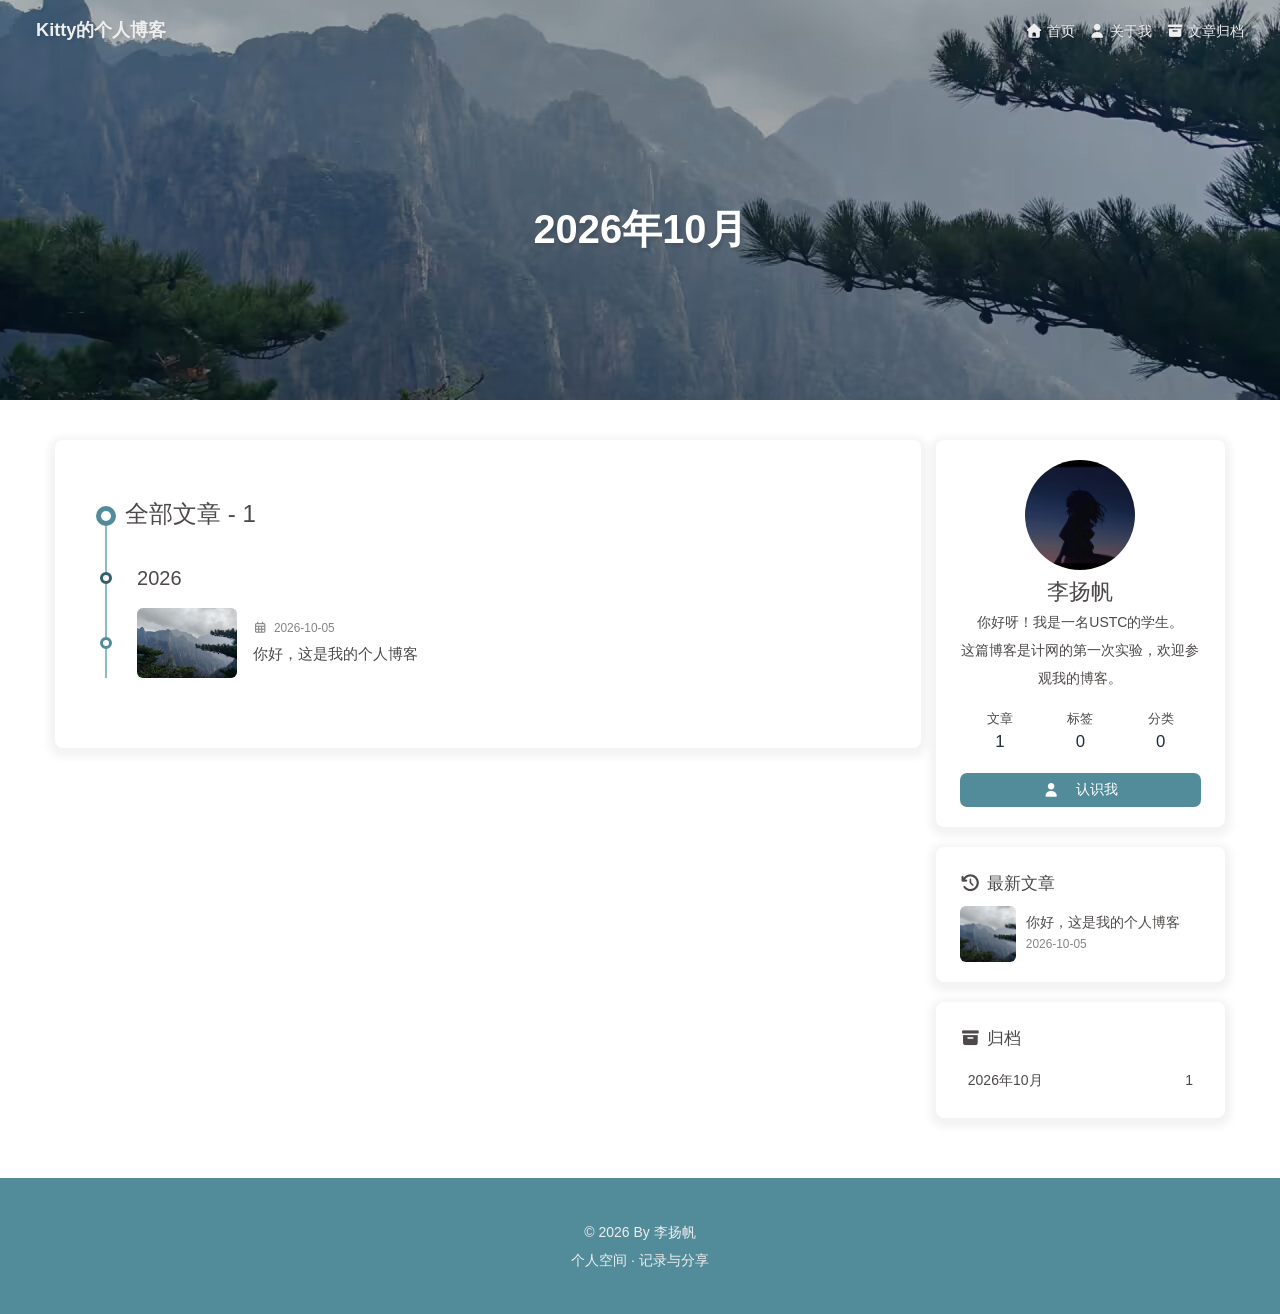
<file: archives/2026/10/index.html>
<!DOCTYPE html><html lang="zh-CN" data-theme="light"><head><meta charset="UTF-8"><meta http-equiv="X-UA-Compatible" content="IE=edge"><meta name="viewport" content="width=device-width, initial-scale=1.0,viewport-fit=cover"><title>2026年10月 | Kitty的个人博客</title><meta name="author" content="李扬帆"><meta name="copyright" content="李扬帆"><meta name="format-detection" content="telephone=no"><meta name="theme-color" content="#ffffff"><meta name="description" content="个人介绍、学习记录与生活片段">
<meta property="og:type" content="website">
<meta property="og:title" content="2026年10月">
<meta property="og:url" content="https://liyangfan210107.github.io/archives/2026/10/index.html">
<meta property="og:site_name" content="Kitty的个人博客">
<meta property="og:description" content="个人介绍、学习记录与生活片段">
<meta property="og:locale" content="zh_CN">
<meta property="og:image" content="https://liyangfan210107.github.io/images/my_avatar.png">
<meta property="article:author" content="李扬帆">
<meta name="twitter:card" content="summary">
<meta name="twitter:image" content="https://liyangfan210107.github.io/images/my_avatar.png"><script type="application/ld+json"></script><link rel="shortcut icon" href="/images/my_avatar.png"><link rel="canonical" href="https://liyangfan210107.github.io/archives/2026/10/index.html"><link rel="preconnect" href="//cdn.jsdelivr.net"/><link rel="stylesheet" href="/css/index.css?v=5.7.0"><link rel="stylesheet" href="/vendor/fontawesome/css/all.min.css"><script>
    (() => {
      
    const saveToLocal = {
      set: (key, value, ttl) => {
        const data = { value }

        if (ttl != null) {
          data.expiry = Date.now() + ttl * 86400000
        }

        localStorage.setItem(key, JSON.stringify(data))
      },
      get: key => {
        const itemStr = localStorage.getItem(key)
        if (!itemStr) return

        try {
          const data = JSON.parse(itemStr)

          if (data.expiry && Date.now() > data.expiry) {
            localStorage.removeItem(key)
            return
          }

          return data.value
        } catch {
          localStorage.removeItem(key)
        }
      }
    }

    const scriptCache = new Map()
    const cssCache = new Map()
    window.btf = {
      saveToLocal,
      getScript: (url, attr = {}) => {
        if (scriptCache.has(url)) {
          return scriptCache.get(url)
        }

        const promise = new Promise((resolve, reject) => {
          const script = document.createElement('script')

          script.src = url
          script.async = true

          for (const key in attr) {
            script.setAttribute(key, attr[key])
          }

          script.onload = resolve
          script.onerror = reject

          document.head.appendChild(script)
        })

        scriptCache.set(url, promise)

        return promise
      },
      getCSS: (url, id) => {
        if (cssCache.has(url)) {
          return cssCache.get(url)
        }

        const promise = new Promise((resolve, reject) => {
          const link = document.createElement('link')

          link.rel = 'stylesheet'
          link.href = url

          if (id) {
            link.id = id
          }

          link.onload = resolve
          link.onerror = reject

          document.head.appendChild(link)
        })

        cssCache.set(url, promise)

        return promise
      },
      addGlobalFn: (key, fn, name = false, parent = window) => {
        if (!false && key.startsWith('pjax')) return
        const globalFn = parent.globalFn || {}
        globalFn[key] = globalFn[key] || {}
        globalFn[key][name || Object.keys(globalFn[key]).length] = fn
        parent.globalFn = globalFn
      }
    }
  
      
      
      const asideStatus = saveToLocal.get('aside-status')
      if (asideStatus !== undefined) {
        document.documentElement.classList.toggle('hide-aside', asideStatus === 'hide')
      }
    
      
    const detectApple = () => {
      if (/iPad|iPhone|iPod|Macintosh/.test(navigator.userAgent)) {
        document.documentElement.classList.add('apple')
      }
    }
    detectApple()
  
    })()
  </script><script>const GLOBAL_CONFIG = {
  root: '/',
  algolia: undefined,
  localSearch: undefined,
  translate: undefined,
  highlight: {"plugin":"highlight.js","highlightCopy":true,"highlightLang":true,"highlightHeightLimit":false,"highlightFullpage":false,"highlightMacStyle":false},
  copy: {
    success: '复制成功',
    error: '复制失败',
    noSupport: '浏览器不支持'
  },
  relativeDate: {
    homepage: false,
    post: false
  },
  runtime: '',
  dateSuffix: {
    just: '刚刚',
    min: '分钟前',
    hour: '小时前',
    day: '天前',
    month: '个月前'
  },
  copyright: undefined,
  lightbox: 'null',
  Snackbar: undefined,
  infinitegrid: {
    js: 'https://cdn.jsdelivr.net/npm/@egjs/infinitegrid@4.13.0/dist/infinitegrid.min.js',
    buttonText: '加载更多'
  },
  isPhotoFigcaption: false,
  islazyloadPlugin: false,
  isAnchor: false,
  percent: {
    toc: true,
    rightside: false,
  },
  autoDarkmode: false
}</script><script id="config-diff">var GLOBAL_CONFIG_SITE = {
  title: '2026年10月',
  isHighlightShrink: false,
  isToc: false,
  pageType: 'archive'
}</script><link rel="stylesheet" href="/css/custom.css"><meta name="generator" content="Hexo 8.1.2"></head><body><div id="sidebar"><div id="menu-mask"></div><div id="sidebar-menus"><div class="avatar-img text-center"><img src="/images/my_avatar.png" onerror="this.onerror=null;this.src='/img/friend_404.gif'" alt="avatar"/></div><div class="site-data text-center"><a href="/archives/"><div class="headline">文章</div><div class="length-num">1</div></a><a href="/tags/"><div class="headline">标签</div><div class="length-num">0</div></a><a href="/categories/"><div class="headline">分类</div><div class="length-num">0</div></a></div><div class="menus_items"><div class="menus_item"><a class="site-page" href="/"><i class="fa-fw fas fa-home"></i><span> 首页</span></a></div><div class="menus_item"><a class="site-page" href="/about/"><i class="fa-fw fas fa-user"></i><span> 关于我</span></a></div><div class="menus_item"><a class="site-page" href="/archives/"><i class="fa-fw fas fa-archive"></i><span> 文章归档</span></a></div></div></div></div><div class="page" id="body-wrap"><header class="not-home-page" id="page-header" style="background-image: url(/images/landscape.jpg);"><nav id="nav"><span id="blog-info"><a class="nav-site-title" href="/"><span class="site-name">Kitty的个人博客</span></a></span><div id="menus"><div class="menus_items"><div class="menus_item"><a class="site-page" href="/"><i class="fa-fw fas fa-home"></i><span> 首页</span></a></div><div class="menus_item"><a class="site-page" href="/about/"><i class="fa-fw fas fa-user"></i><span> 关于我</span></a></div><div class="menus_item"><a class="site-page" href="/archives/"><i class="fa-fw fas fa-archive"></i><span> 文章归档</span></a></div></div><div id="toggle-menu"><span class="site-page"><i class="fas fa-bars fa-fw"></i></span></div></div></nav><div id="page-site-info"><h1 id="site-title">2026年10月</h1></div></header><main class="layout" id="content-inner"><div id="archive"><div class="article-sort-title">全部文章 - 1</div><div class="article-sort"><div class="article-sort-item year">2026</div><div class="article-sort-item"><a class="article-sort-item-img" href="/posts/hello/" title="你好，这是我的个人博客"><img src="/images/landscape.jpg" alt="你好，这是我的个人博客" onerror="this.onerror=null;this.src='/img/404.jpg'"></a><div class="article-sort-item-info"><div class="article-sort-item-time"><i class="far fa-calendar-alt"></i><time class="post-meta-date-created" datetime="2026-10-05T02:00:00.000Z" title="发表于 2026-10-05 10:00:00">2026-10-05</time></div><a class="article-sort-item-title" href="/posts/hello/" title="你好，这是我的个人博客">你好，这是我的个人博客</a></div></div></div></div><div class="aside-content" id="aside-content"><div class="card-widget card-info text-center"><div class="avatar-img"><img src="/images/my_avatar.png" onerror="this.onerror=null;this.src='/img/friend_404.gif'" alt="avatar"/></div><div class="author-info-name">李扬帆</div><div class="author-info-description">你好呀！我是一名USTC的学生。<br>这篇博客是计网的第一次实验，欢迎参观我的博客。</div><div class="site-data"><a href="/archives/"><div class="headline">文章</div><div class="length-num">1</div></a><a href="/tags/"><div class="headline">标签</div><div class="length-num">0</div></a><a href="/categories/"><div class="headline">分类</div><div class="length-num">0</div></a></div><a id="card-info-btn" href="/about/"><i class="fas fa-user"></i><span>认识我</span></a><div class="card-info-social-icons"></div></div><div class="sticky_layout"><div class="card-widget card-recent-post"><div class="item-headline"><i class="fas fa-history"></i><span>最新文章</span></div><div class="aside-list"><div class="aside-list-item"><a class="thumbnail" href="/posts/hello/" title="你好，这是我的个人博客"><img src="/images/landscape.jpg" onerror="this.onerror=null;this.src='/img/404.jpg'" alt="你好，这是我的个人博客"/></a><div class="content"><a class="title" href="/posts/hello/" title="你好，这是我的个人博客">你好，这是我的个人博客</a><time datetime="2026-10-05T02:00:00.000Z" title="发表于 2026-10-05 10:00:00">2026-10-05</time></div></div></div></div><div class="card-widget card-archives">
    <div class="item-headline"><i class="fas fa-archive"></i><span>归档</span></div>
  
    <ul class="card-archive-list">
      
        <li class="card-archive-list-item">
          <a class="card-archive-list-link" href="/archives/2026/10/">
            <span class="card-archive-list-date">
              2026年10月
            </span>
            <span class="card-archive-list-count">1</span>
          </a>
        </li>
      
    </ul>
  </div></div></div></main><footer id="footer"><div class="footer-other"><div class="footer-copyright"><span class="copyright">&copy;&nbsp;2026 By 李扬帆</span></div><div class="footer_custom_text">个人空间 · 记录与分享</div></div></footer></div><div id="rightside"><div id="rightside-config-hide"><button id="hide-aside-btn" type="button" title="单栏和双栏切换"><i class="fas fa-arrows-alt-h"></i></button></div><div id="rightside-config-show"><button id="go-up" type="button" title="回到顶部"><span class="scroll-percent"></span><i class="fas fa-arrow-up"></i></button></div></div><div><script src="/js/utils.js?v=5.7.0"></script><script src="/js/main.js?v=5.7.0"></script><div class="js-pjax"></div></div></body></html>
</file>
<file: css/custom.css>
/* 为风景横幅添加遮罩，使浅色文字在图片上保持清晰。 */
#page-header:not(.not-top-img)::before {
  background-color: rgba(20, 43, 57, 0.27);
}
#site-title, #site-subtitle, #page-header #site-name {
  text-shadow: 0 2px 8px rgba(17, 39, 52, 0.45);
}
/* 正文保留阅读空间，图片在窄屏中随内容宽度缩放。 */
#article-container {
  line-height: 1.9;
}
#article-container img {
  max-width: 100%;
  border-radius: 8px;
}
#article-container img[src$="avatar.svg"] {
  width: 112px;
  margin: 24px auto;
}
@media screen and (max-width: 768px) {
  #site-title { font-size: 2rem; }
  #site-subtitle { font-size: 1rem; }
  #article-container table { font-size: 0.9rem; }
}
</file>
